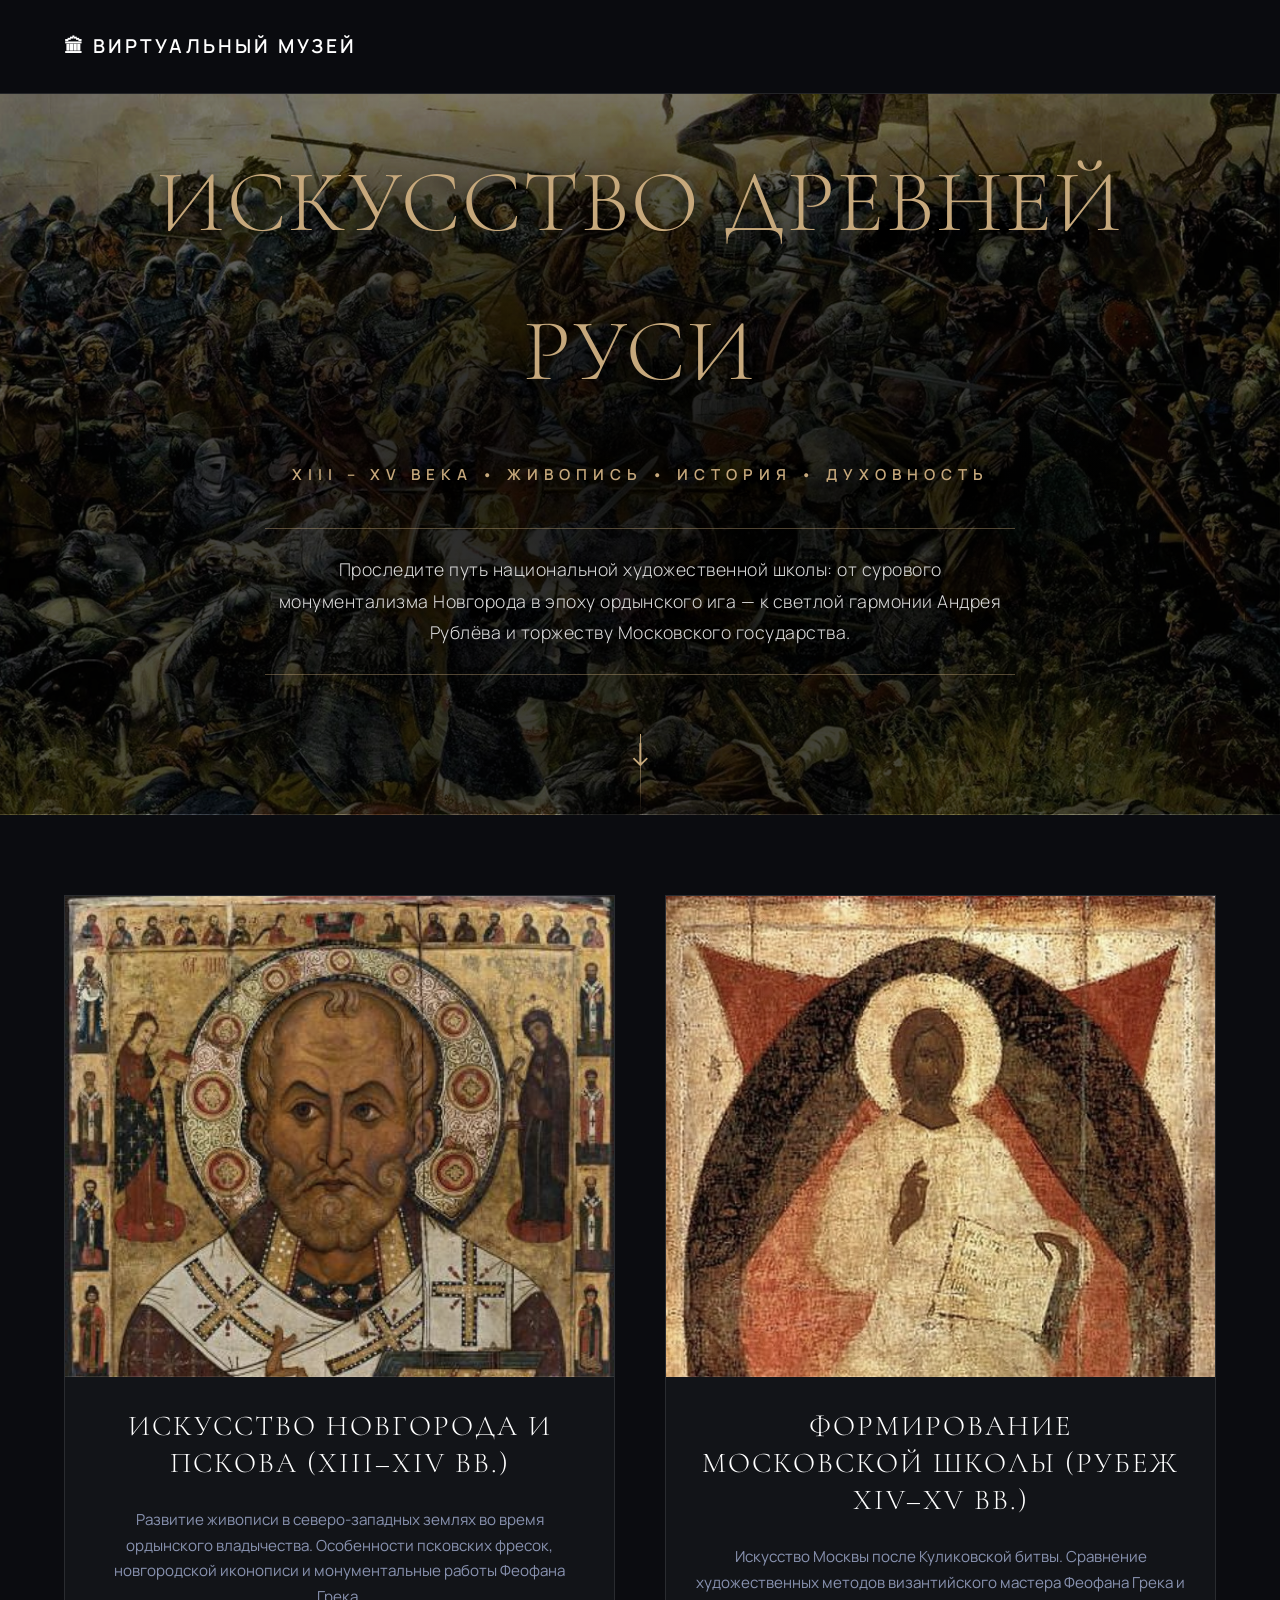
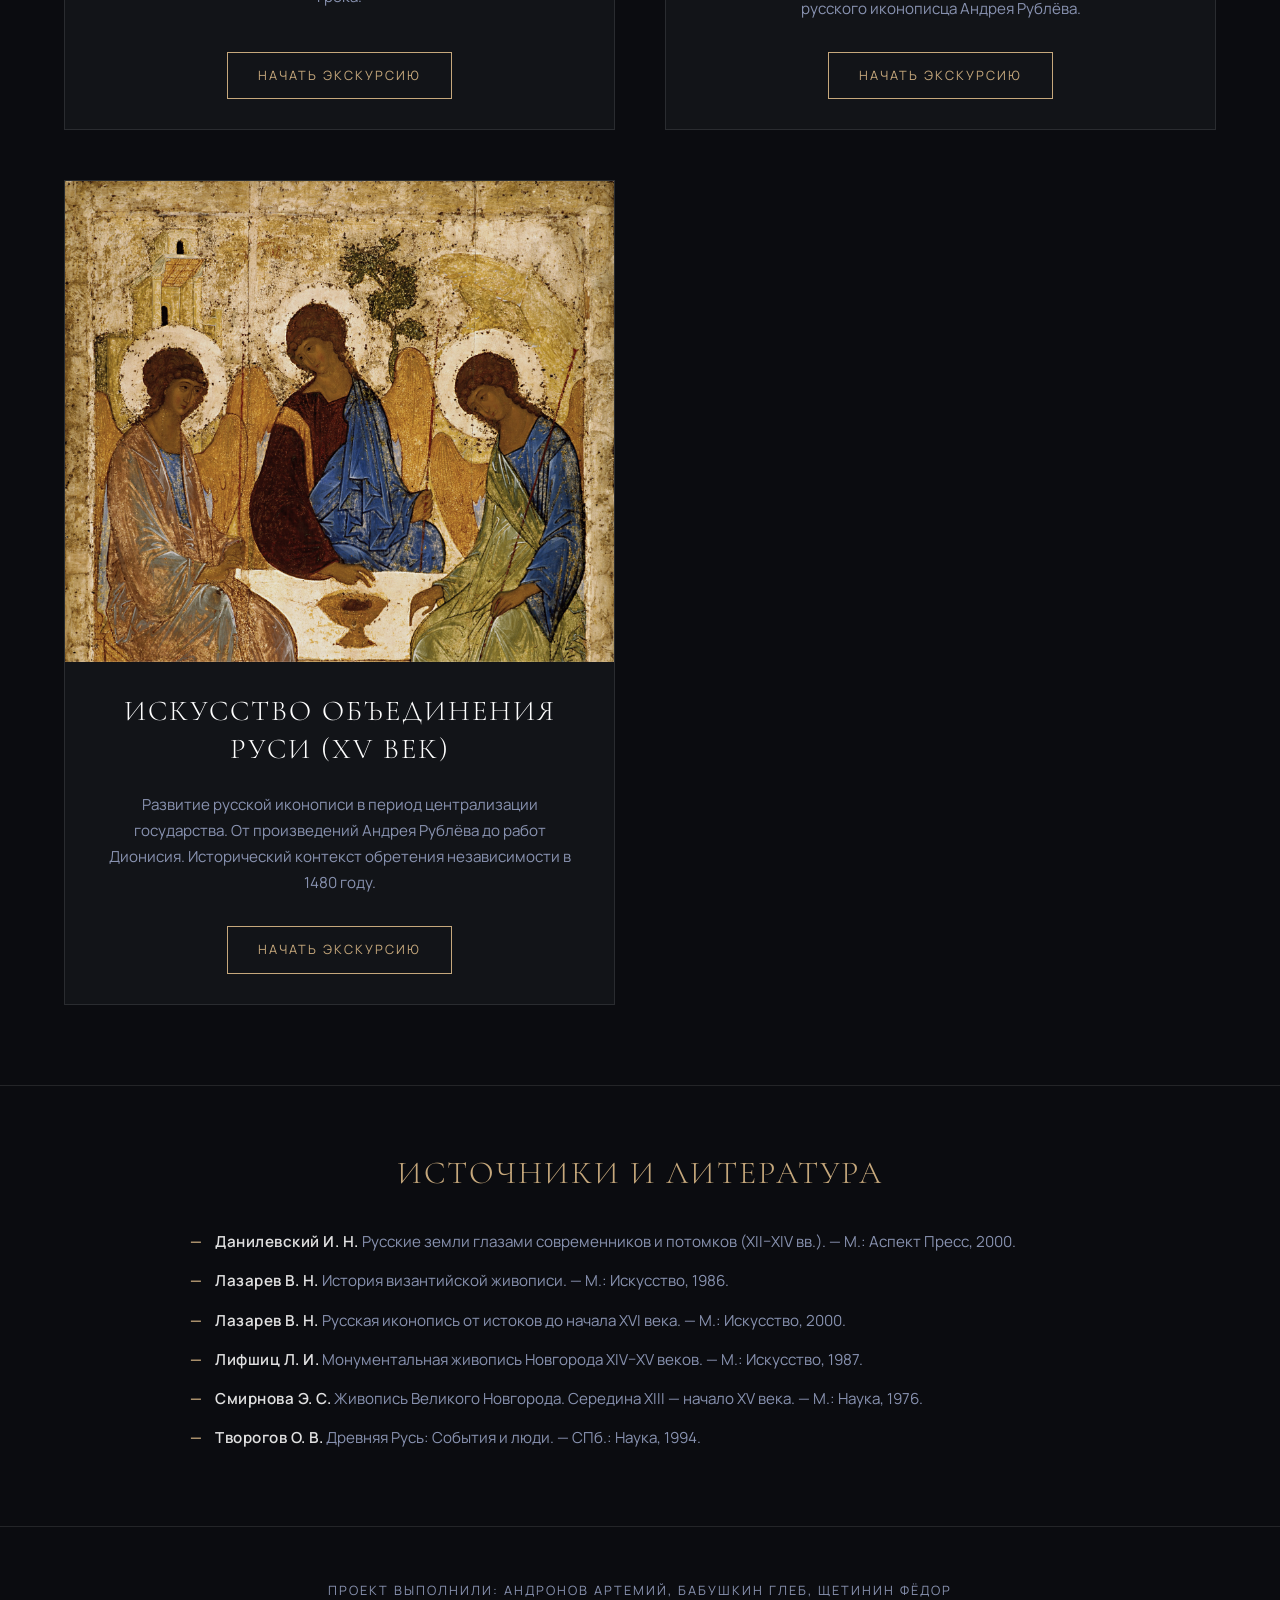
<file: index.html>
<!DOCTYPE html>
<html lang="ru">
<head>
    <meta charset="UTF-8">
    <meta name="viewport" content="width=device-width, initial-scale=1.0">
    <title>Виртуальный музей: Русь XIII-XV вв.</title>
    <link rel="stylesheet" href="style.css">
</head>
<body>

    <header>
        <h1><a href="index.html">🏛 Виртуальный музей</a></h1>
    </header>

    <div class="hero" style="background: linear-gradient(rgba(0,0,0,0.5), rgba(0,0,0,0.7)), url('img/main1.png') no-repeat center center/cover;">
        
        <h1>Искусство Древней Руси</h1>
        <p>XIII – XV ВЕКА • ЖИВОПИСЬ • ИСТОРИЯ • ДУХОВНОСТЬ</p>
        
        <div class="hero-desc">
            Проследите путь национальной художественной школы: от сурового монументализма Новгорода в эпоху ордынского ига — к светлой гармонии Андрея Рублёва и торжеству Московского государства.
        </div>
        
        <a href="#exhibitions" class="scroll-down">↓</a>
        
    </div>

    <section class="exhibitions" id="exhibitions">
        
        <article class="card card-1">
            <div class="card-img"></div> 
            <div class="card-content">
                <h3>Искусство Новгорода и Пскова (XIII–XIV вв.)</h3>
                <p>Развитие живописи в северо-западных землях во время ордынского владычества. Особенности псковских фресок, новгородской иконописи и монументальные работы Феофана Грека.</p>
                <a href="excursion1.html" class="btn">Начать экскурсию</a>
            </div>
        </article>

        <article class="card card-2">
            <div class="card-img"></div> 
            <div class="card-content">
                <h3>Формирование московской школы (рубеж XIV–XV вв.)</h3>
                <p>Искусство Москвы после Куликовской битвы. Сравнение художественных методов византийского мастера Феофана Грека и русского иконописца Андрея Рублёва.</p>
                <a href="excursion2.html" class="btn">Начать экскурсию</a>
            </div>
        </article>
        
        <article class="card card-3">
            <div class="card-img"></div> 
            <div class="card-content">
                <h3>Искусство объединения Руси (XV век)</h3>
                <p>Развитие русской иконописи в период централизации государства. От произведений Андрея Рублёва до работ Дионисия. Исторический контекст обретения независимости в 1480 году.</p>
                <a href="excursion3.html" class="btn">Начать экскурсию</a>
            </div>
        </article>

    </section>

    <section class="sources">
        <div class="sources-container">
            <h2>Источники и литература</h2>
            <ul>
                <li><strong>Данилевский И. Н.</strong> Русские земли глазами современников и потомков (XII–XIV вв.). — М.: Аспект Пресс, 2000.</li>
                <li><strong>Лазарев В. Н.</strong> История византийской живописи. — М.: Искусство, 1986.</li>
                <li><strong>Лазарев В. Н.</strong> Русская иконопись от истоков до начала XVI века. — М.: Искусство, 2000.</li>
                <li><strong>Лифшиц Л. И.</strong> Монументальная живопись Новгорода XIV–XV веков. — М.: Искусство, 1987.</li>
                <li><strong>Смирнова Э. С.</strong> Живопись Великого Новгорода. Середина XIII — начало XV века. — М.: Наука, 1976.</li>
                <li><strong>Творогов О. В.</strong> Древняя Русь: События и люди. — СПб.: Наука, 1994.</li>
            </ul>
        </div>
    </section>

    <footer>
        <p>Проект выполнили: Андронов Артемий, Бабушкин Глеб, Щетинин Фёдор</p>
    </footer>

</body>
</html>
</file>
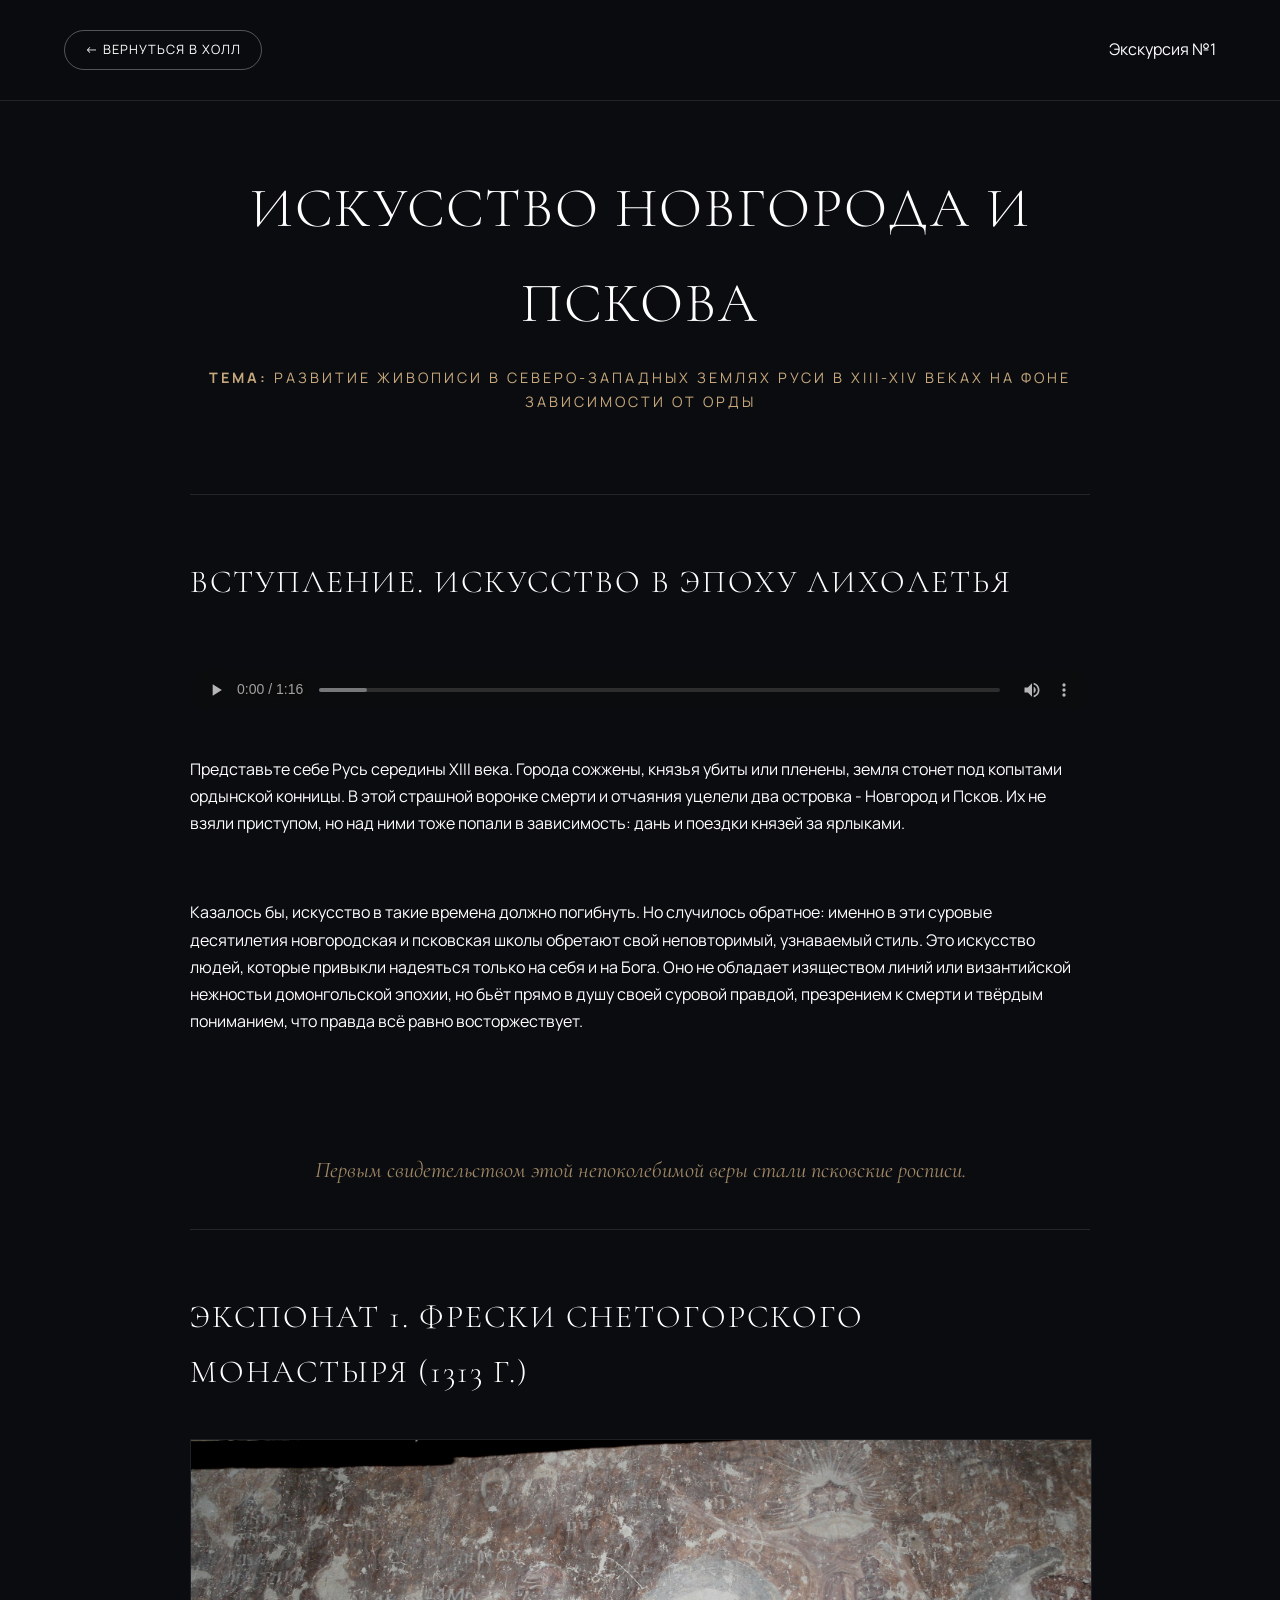
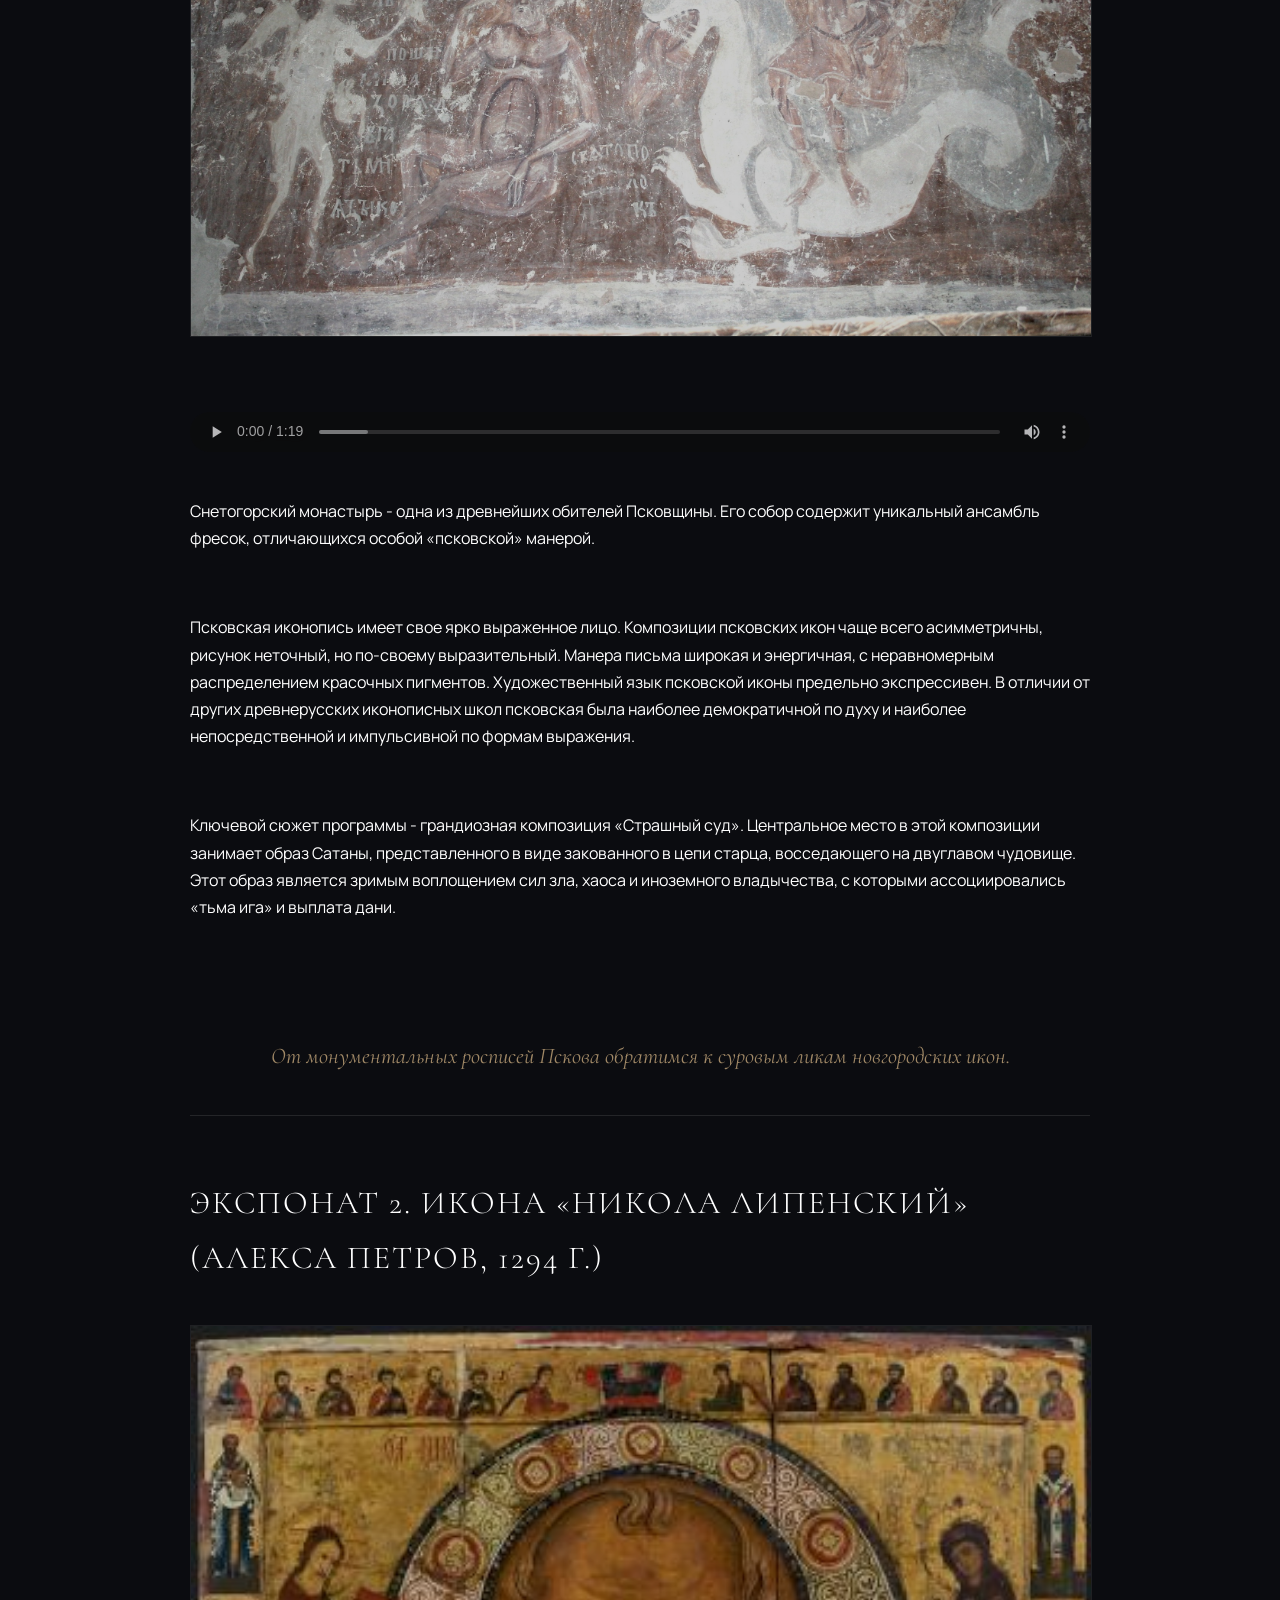
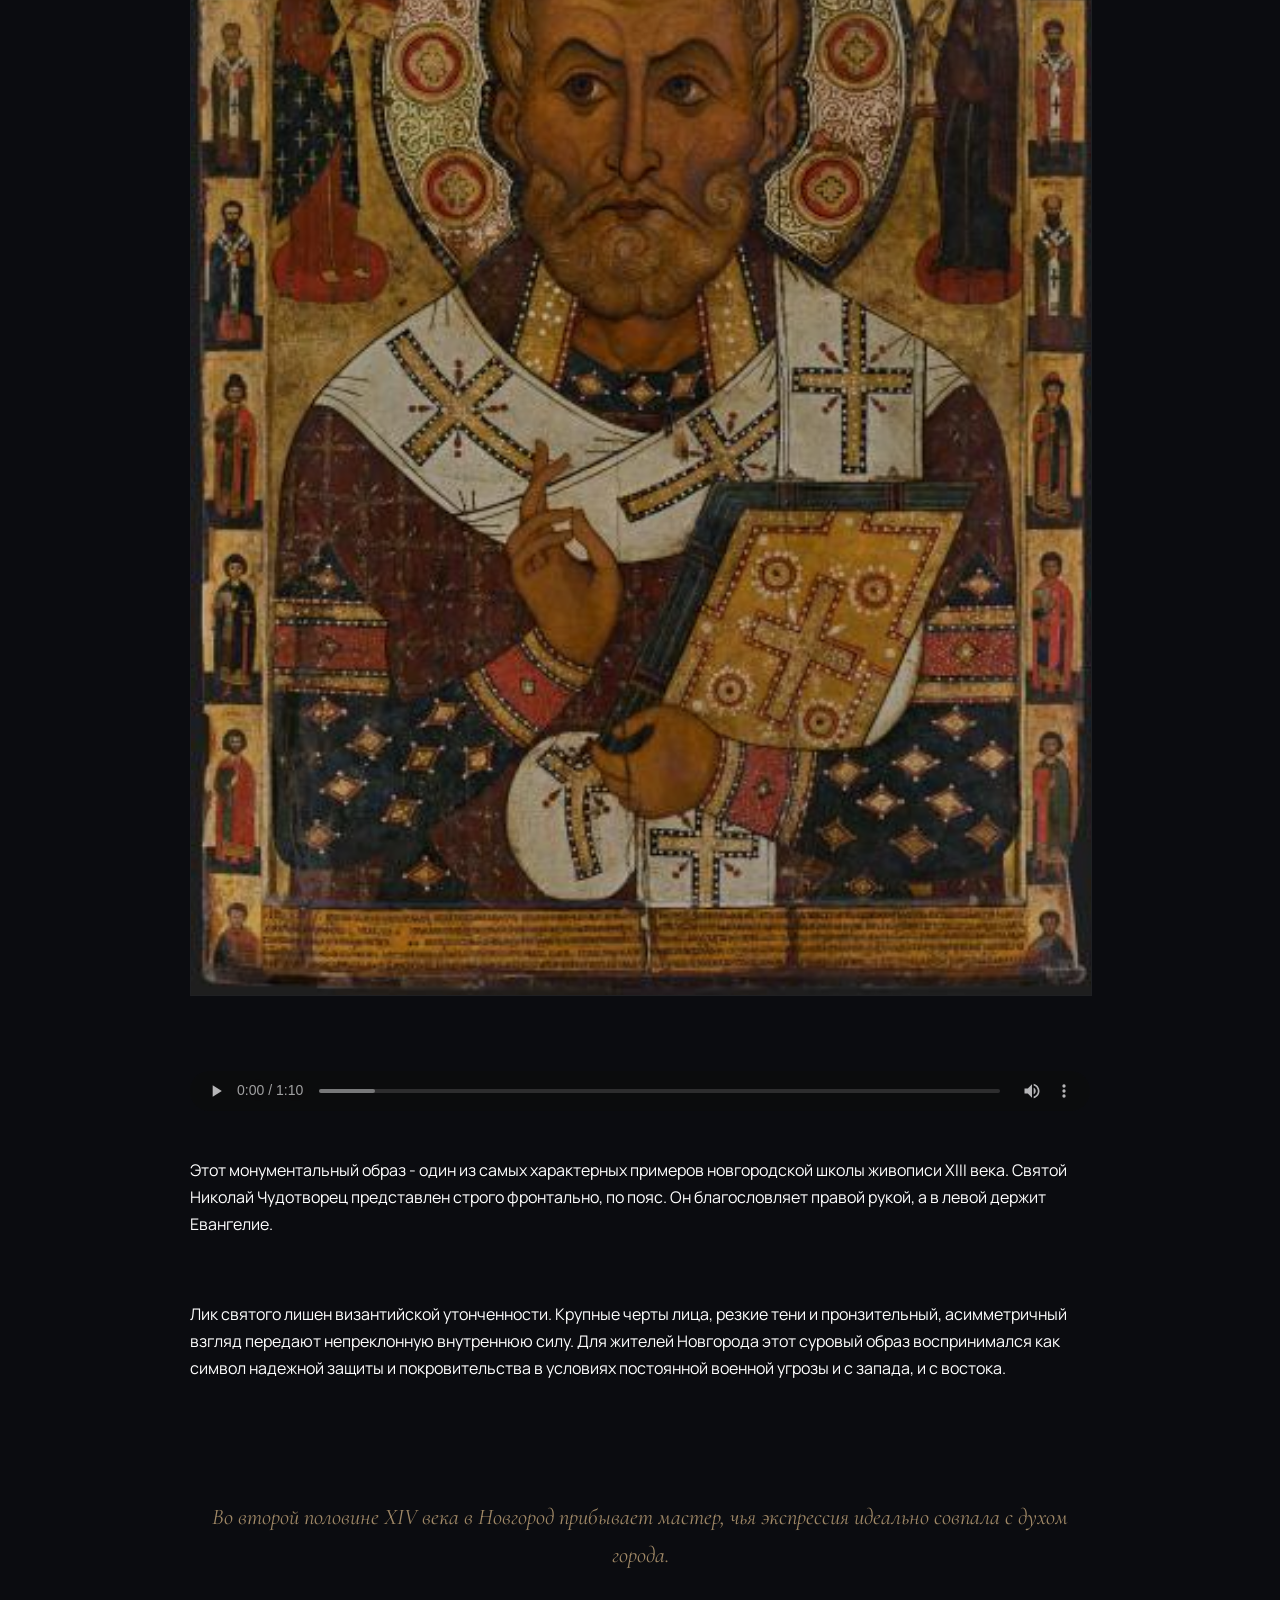
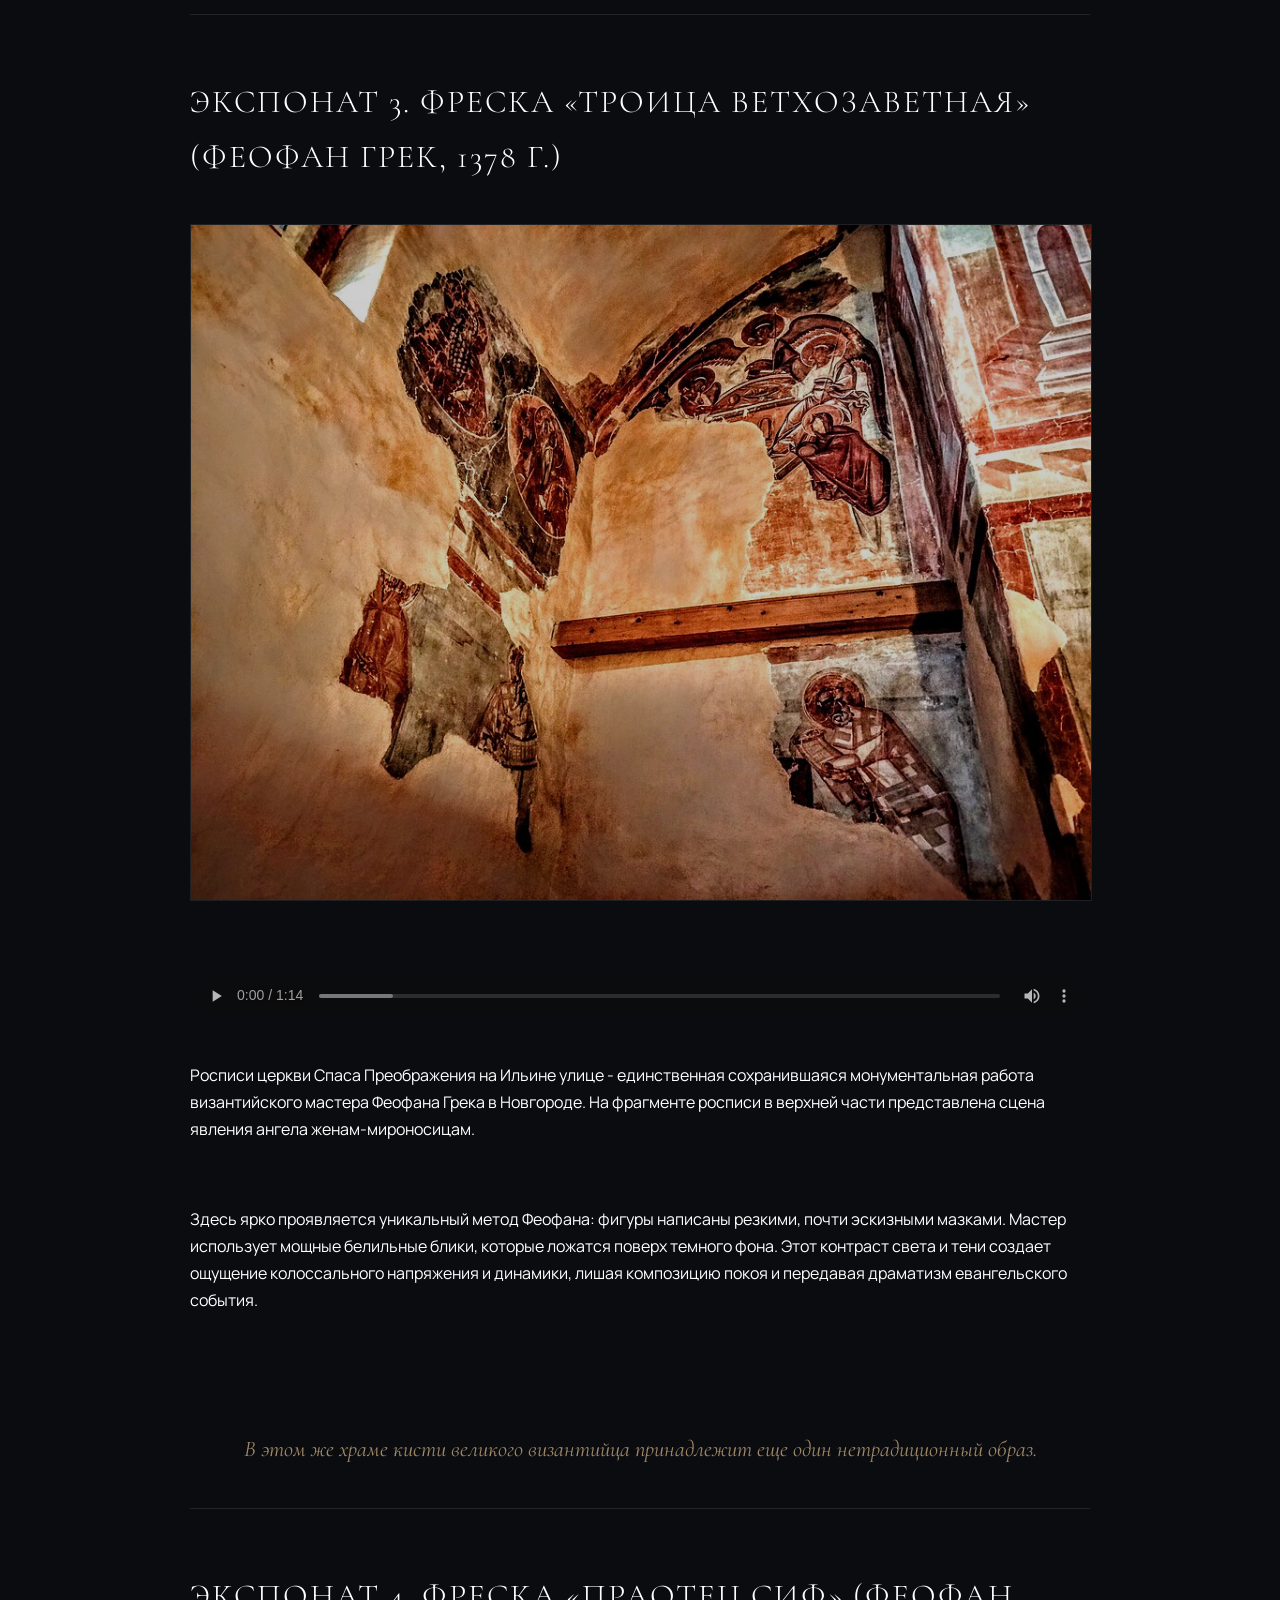
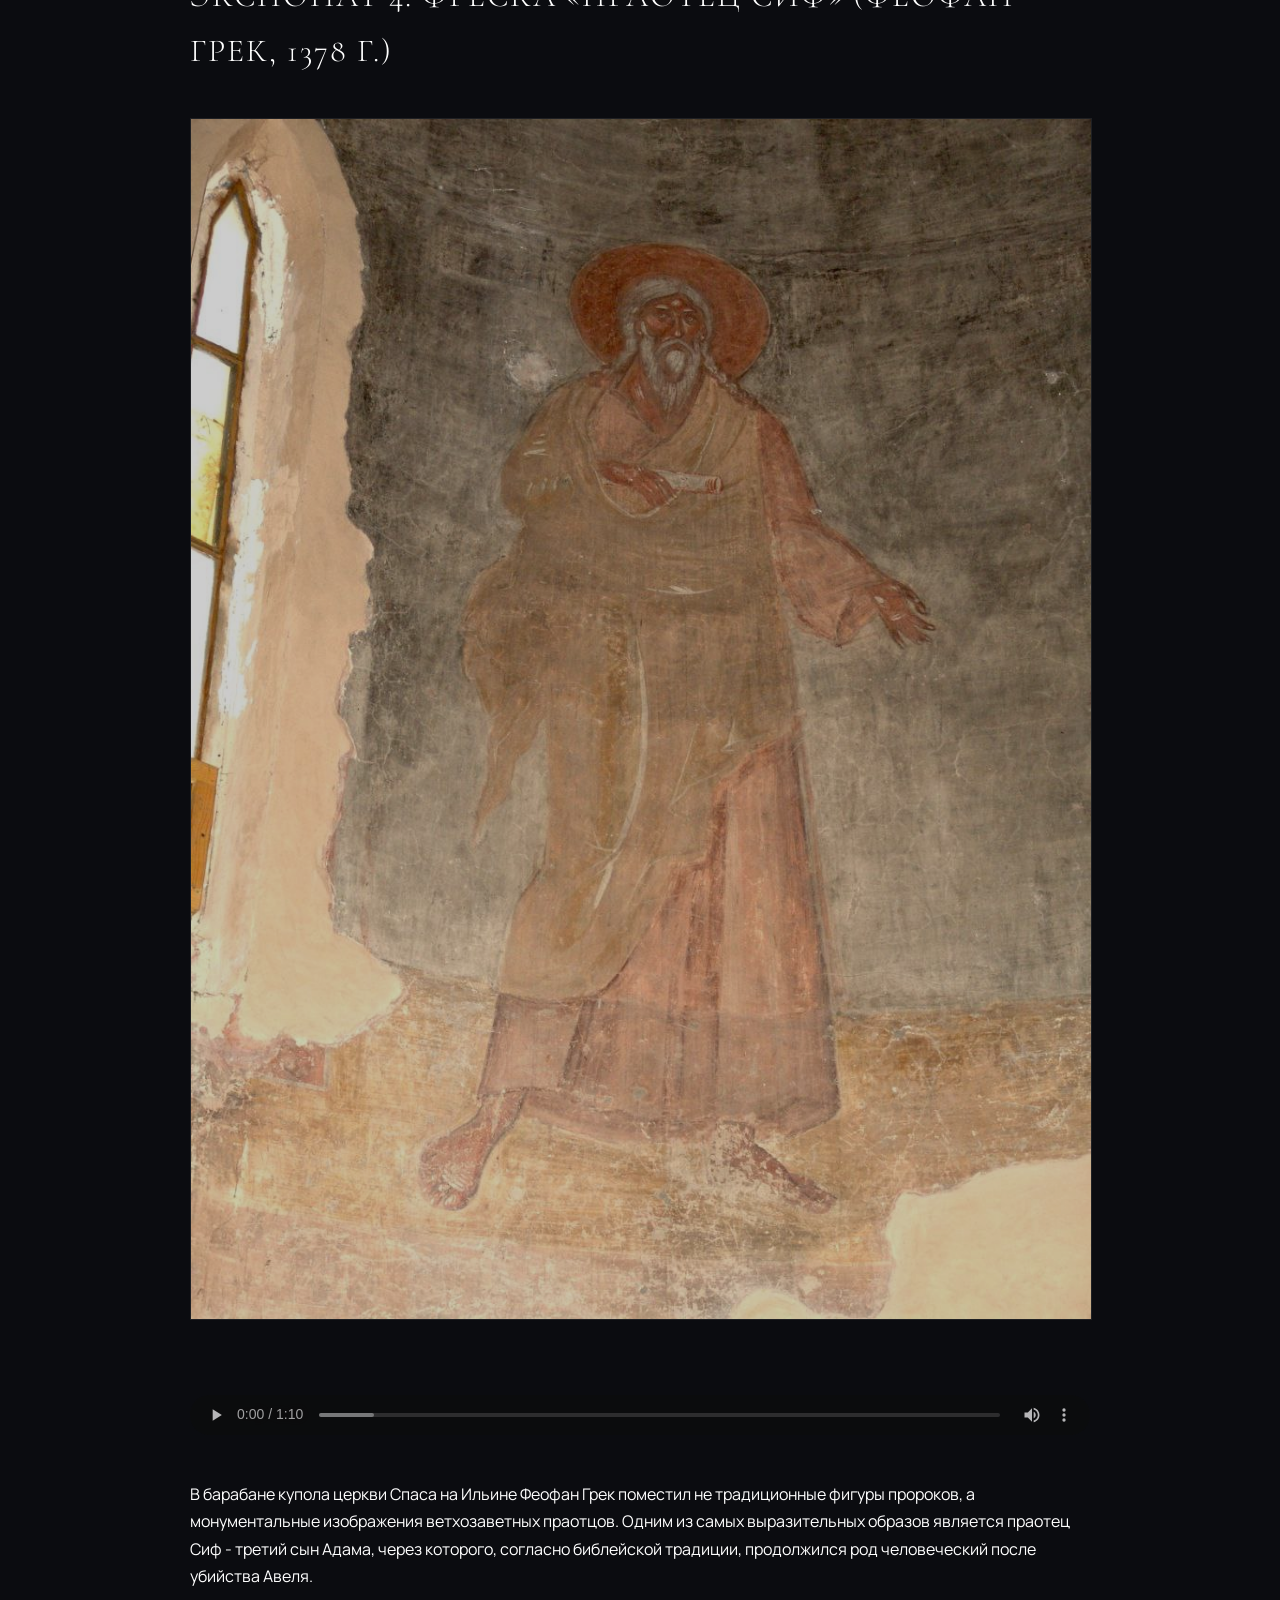
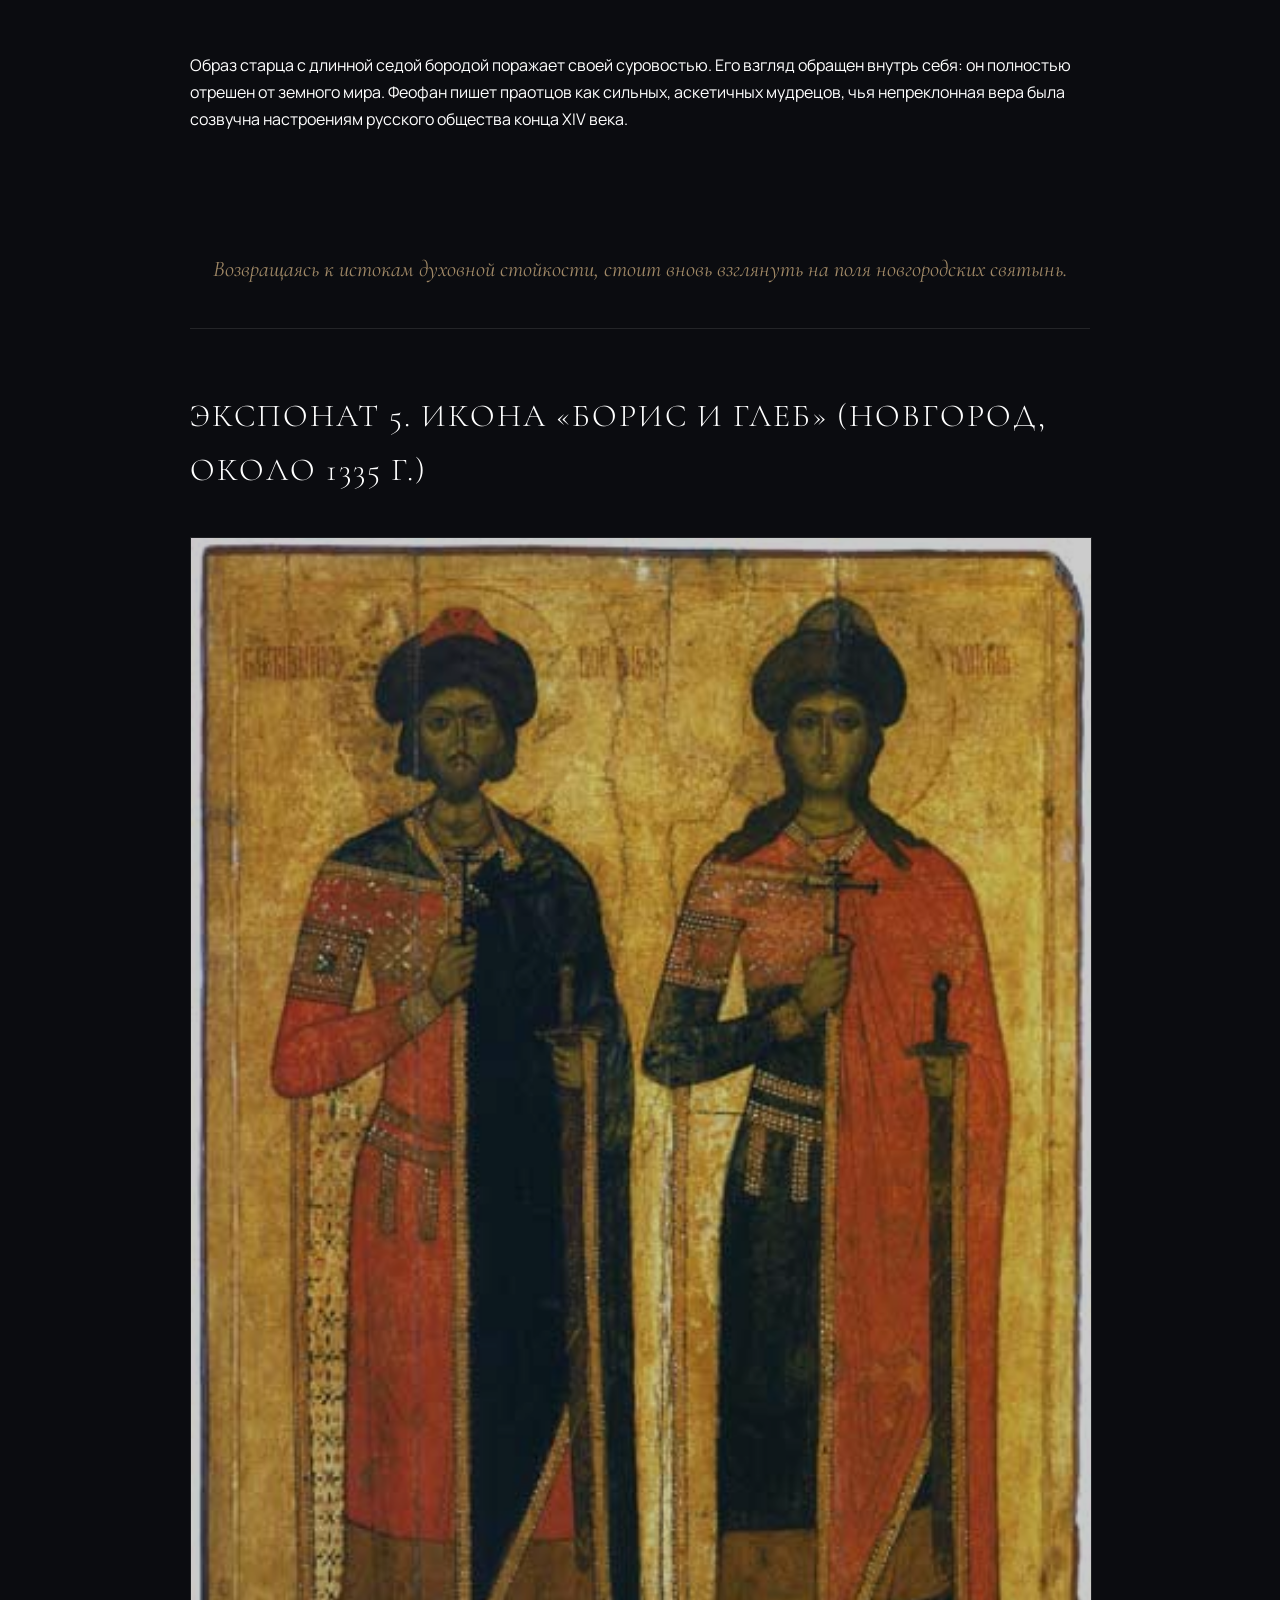
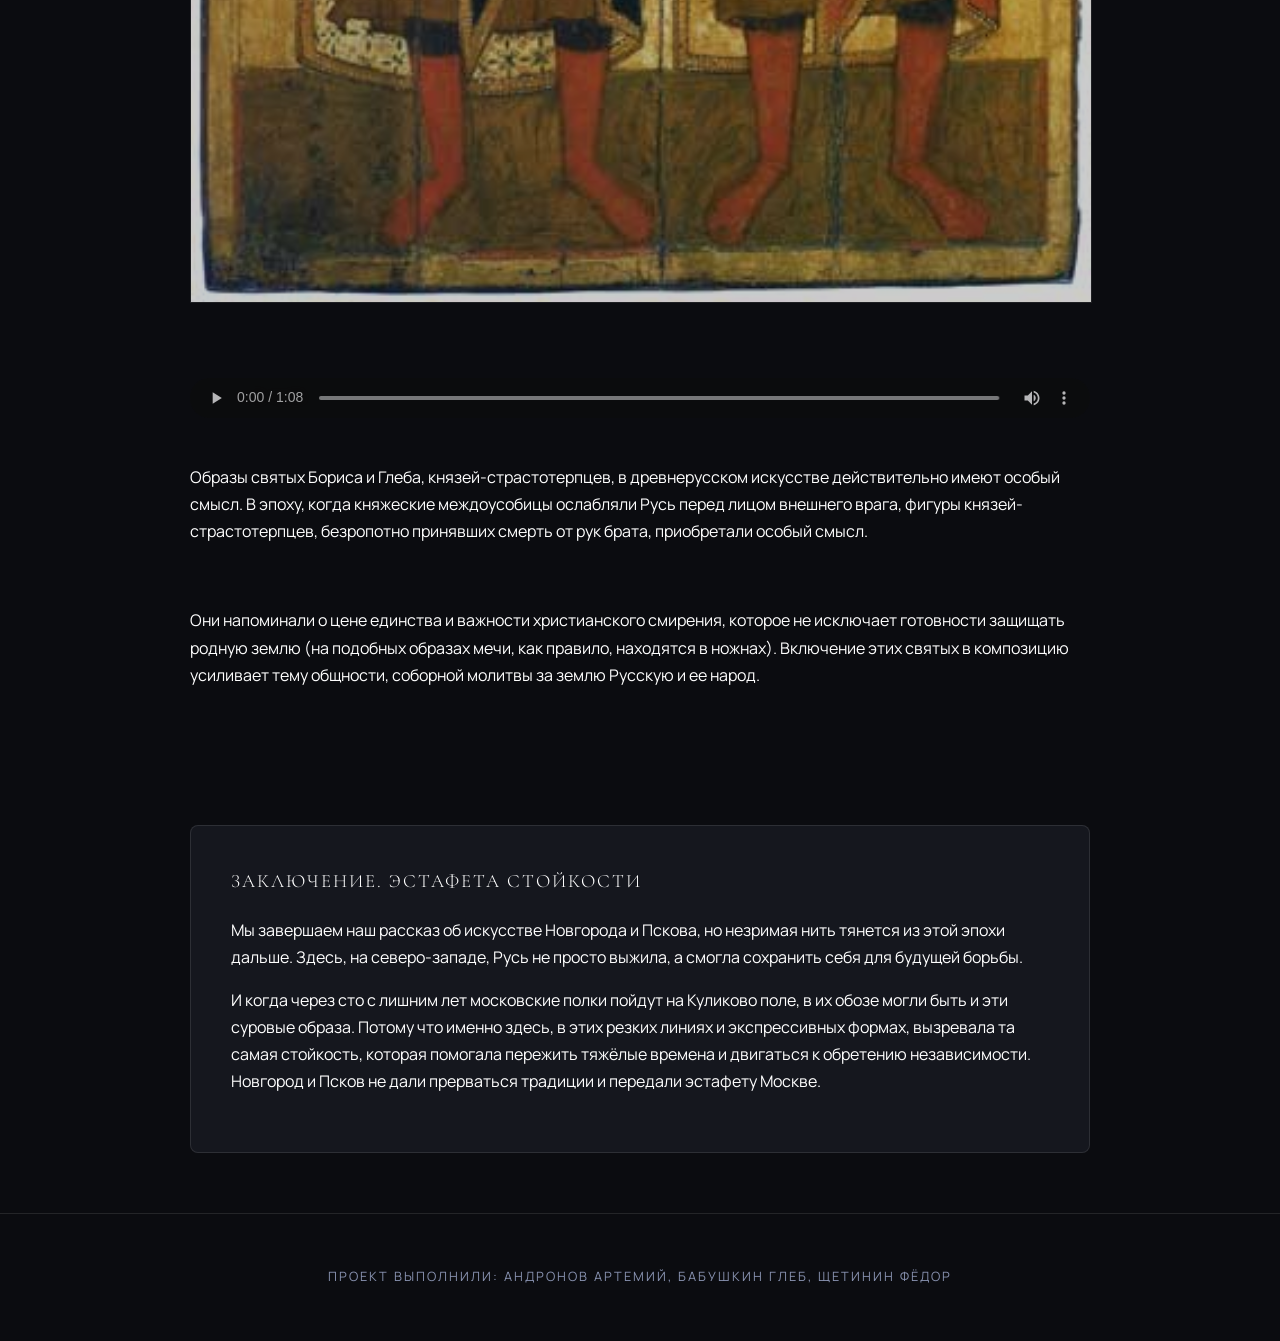
<file: excursion1.html>
<!DOCTYPE html>
<html lang="ru">
<head>
    <meta charset="UTF-8">
    <meta name="viewport" content="width=device-width, initial-scale=1.0">
    <title>Экскурсия: Стойкость и вера</title>
    <link rel="stylesheet" href="style.css">
</head>
<body>

    <header>
        <a href="index.html" class="back-btn">← Вернуться в Холл</a>
        <div>Экскурсия №1</div>
    </header>

    <div class="container">
        
        <div class="excursion-title">
            <h1>Искусство Новгорода и Пскова</h1>
            <p><strong>Тема:</strong> Развитие живописи в северо-западных землях Руси в XIII-XIV веках на фоне зависимости от Орды</p>
        </div>

        <div class="exhibit">
            <h3>Вступление. Искусство в эпоху лихолетья</h3>
            <audio controls>
                <source src="audio/11.mp3" type="audio/mpeg">
                Ваш браузер не поддерживает аудио.
            </audio>
            <p>Представьте себе Русь середины XIII века. Города сожжены, князья убиты или пленены, земля стонет под копытами ордынской конницы. В этой страшной воронке смерти и отчаяния уцелели два островка - Новгород и Псков. Их не взяли приступом, но над ними тоже попали в зависимость: дань и поездки князей за ярлыками.</p>
            <p>Казалось бы, искусство в такие времена должно погибнуть. Но случилось обратное: именно в эти суровые десятилетия новгородская и псковская школы обретают свой неповторимый, узнаваемый стиль. Это искусство людей, которые привыкли надеяться только на себя и на Бога. Оно не обладает изяществом линий или византийской нежностьи домонгольской эпохии, но бьёт прямо в душу своей суровой правдой, презрением к смерти и твёрдым пониманием, что правда всё равно восторжествует.</p>
        </div>

        <div class="transition">
            Первым свидетельством этой непоколебимой веры стали псковские росписи.
        </div>

        <div class="exhibit">
            <h3>Экспонат 1. Фрески Снетогорского монастыря (1313 г.)</h3>
            <img src="img/snetogorsky.jpg" alt="Фрески Снетогорского монастыря">
            <audio controls>
                <source src="audio/12.mp3" type="audio/mpeg">
            </audio>
            <p>Снетогорский монастырь - одна из древнейших обителей Псковщины. Его собор содержит уникальный ансамбль фресок, отличающихся особой «псковской» манерой.</p>
            <p>Псковская иконопись имеет свое ярко выраженное лицо. Композиции псковских икон чаще всего асимметричны, рисунок неточный, но по-своему выразительный. Манера письма широкая и энергичная, с неравномерным распределением красочных пигментов. Художественный язык псковской иконы предельно экспрессивен. В отличии от других древнерусских иконописных школ псковская была наиболее демократичной по духу и наиболее непосредственной и импульсивной по формам выражения.</p>
            <p>Ключевой сюжет программы - грандиозная композиция «Страшный суд». Центральное место в этой композиции занимает образ Сатаны, представленного в виде закованного в цепи старца, восседающего на двуглавом чудовище. Этот образ является зримым воплощением сил зла, хаоса и иноземного владычества, с которыми ассоциировались «тьма ига» и выплата дани.</p>
        </div>

        <div class="transition">
            От монументальных росписей Пскова обратимся к суровым ликам новгородских икон.
        </div>

        <div class="exhibit">
            <h3>Экспонат 2. Икона «Никола Липенский» (Алекса Петров, 1294 г.)</h3>
            <img src="img/nikola.jpg" alt="Икона Никола Старый">
            <audio controls>
                <source src="audio/13.mp3" type="audio/mpeg">
            </audio>
            <p>Этот монументальный образ - один из самых характерных примеров новгородской школы живописи XIII века. Святой Николай Чудотворец представлен строго фронтально, по пояс. Он благословляет правой рукой, а в левой держит Евангелие.</p>
            <p>Лик святого лишен византийской утонченности. Крупные черты лица, резкие тени и пронзительный, асимметричный взгляд передают непреклонную внутреннюю силу. Для жителей Новгорода этот суровый образ воспринимался как символ надежной защиты и покровительства в условиях постоянной военной угрозы и с запада, и с востока.</p>
        </div>

        <div class="transition">
            Во второй половине XIV века в Новгород прибывает мастер, чья экспрессия идеально совпала с духом города.
        </div>

        <div class="exhibit">
            <h3>Экспонат 3. Фреска «Троица Ветхозаветная» (Феофан Грек, 1378 г.)</h3>
            <img src="img/slepoi.jpg" alt="Фрески церкви Спаса на Ильине">
            <audio controls>
                <source src="audio/14.mp3" type="audio/mpeg">
            </audio>
            <p>Росписи церкви Спаса Преображения на Ильине улице - единственная сохранившаяся монументальная работа византийского мастера Феофана Грека в Новгороде. На фрагменте росписи в верхней части представлена сцена явления ангела женам-мироносицам.</p>
            <p>Здесь ярко проявляется уникальный метод Феофана: фигуры написаны резкими, почти эскизными мазками. Мастер использует мощные белильные блики, которые ложатся поверх темного фона. Этот контраст света и тени создает ощущение колоссального напряжения и динамики, лишая композицию покоя и передавая драматизм евангельского события.</p>
        </div>

        <div class="transition">
            В этом же храме кисти великого византийца принадлежит еще один нетрадиционный образ.
        </div>

        <div class="exhibit">
            <h3>Экспонат 4. Фреска «Праотец Сиф» (Феофан Грек, 1378 г.)</h3>
            <img src="img/sif.jpg" alt="Фреска Праотец Сиф">
            <audio controls>
                <source src="audio/15.mp3" type="audio/mpeg">
            </audio>
            <p>В барабане купола церкви Спаса на Ильине Феофан Грек поместил не традиционные фигуры пророков, а монументальные изображения ветхозаветных праотцов. Одним из самых выразительных образов является праотец Сиф - третий сын Адама, через которого, согласно библейской традиции, продолжился род человеческий после убийства Авеля.</p>
            <p>Образ старца с длинной седой бородой поражает своей суровостью. Его взгляд обращен внутрь себя: он полностью отрешен от земного мира. Феофан пишет праотцов как сильных, аскетичных мудрецов, чья непреклонная вера была созвучна настроениям русского общества конца XIV века.</p>
        </div>

        <div class="transition">
            Возвращаясь к истокам духовной стойкости, стоит вновь взглянуть на поля новгородских святынь.
        </div>

        <div class="exhibit">
            <h3>Экспонат 5. Икона «Борис и Глеб» (Новгород, около 1335 г.)</h3>
            <img src="img/boris_gleb.jpg" alt="Святые Борис и Глеб">
            <audio controls>
                <source src="audio/16.mp3" type="audio/mpeg">
            </audio>
            <p>Образы святых Бориса и Глеба, князей-страстотерпцев, в древнерусском искусстве действительно имеют особый смысл. В эпоху, когда княжеские междоусобицы ослабляли Русь перед лицом внешнего врага, фигуры князей-страстотерпцев, безропотно принявших смерть от рук брата, приобретали особый смысл.</p>
            <p>Они напоминали о цене единства и важности христианского смирения, которое не исключает готовности защищать родную землю (на подобных образах мечи, как правило, находятся в ножнах). Включение этих святых в композицию усиливает тему общности, соборной молитвы за землю Русскую и ее народ.</p>
        </div>

        <div class="interactive">
            <h3>Заключение. Эстафета стойкости</h3>
            <p>Мы завершаем наш рассказ об искусстве Новгорода и Пскова, но незримая нить тянется из этой эпохи дальше. Здесь, на северо-западе, Русь не просто выжила, а смогла сохранить себя для будущей борьбы.</p>
            <p>И когда через сто с лишним лет московские полки пойдут на Куликово поле, в их обозе могли быть и эти суровые образа. Потому что именно здесь, в этих резких линиях и экспрессивных формах, вызревала та самая стойкость, которая помогала пережить тяжёлые времена и двигаться к обретению независимости. Новгород и Псков не дали прерваться традиции и передали эстафету Москве.</p>
        </div>

    </div>

    <footer>
        <p>Проект выполнили: Андронов Артемий, Бабушкин Глеб, Щетинин Фёдор</p>
    </footer>

</body>
</html>
</file>
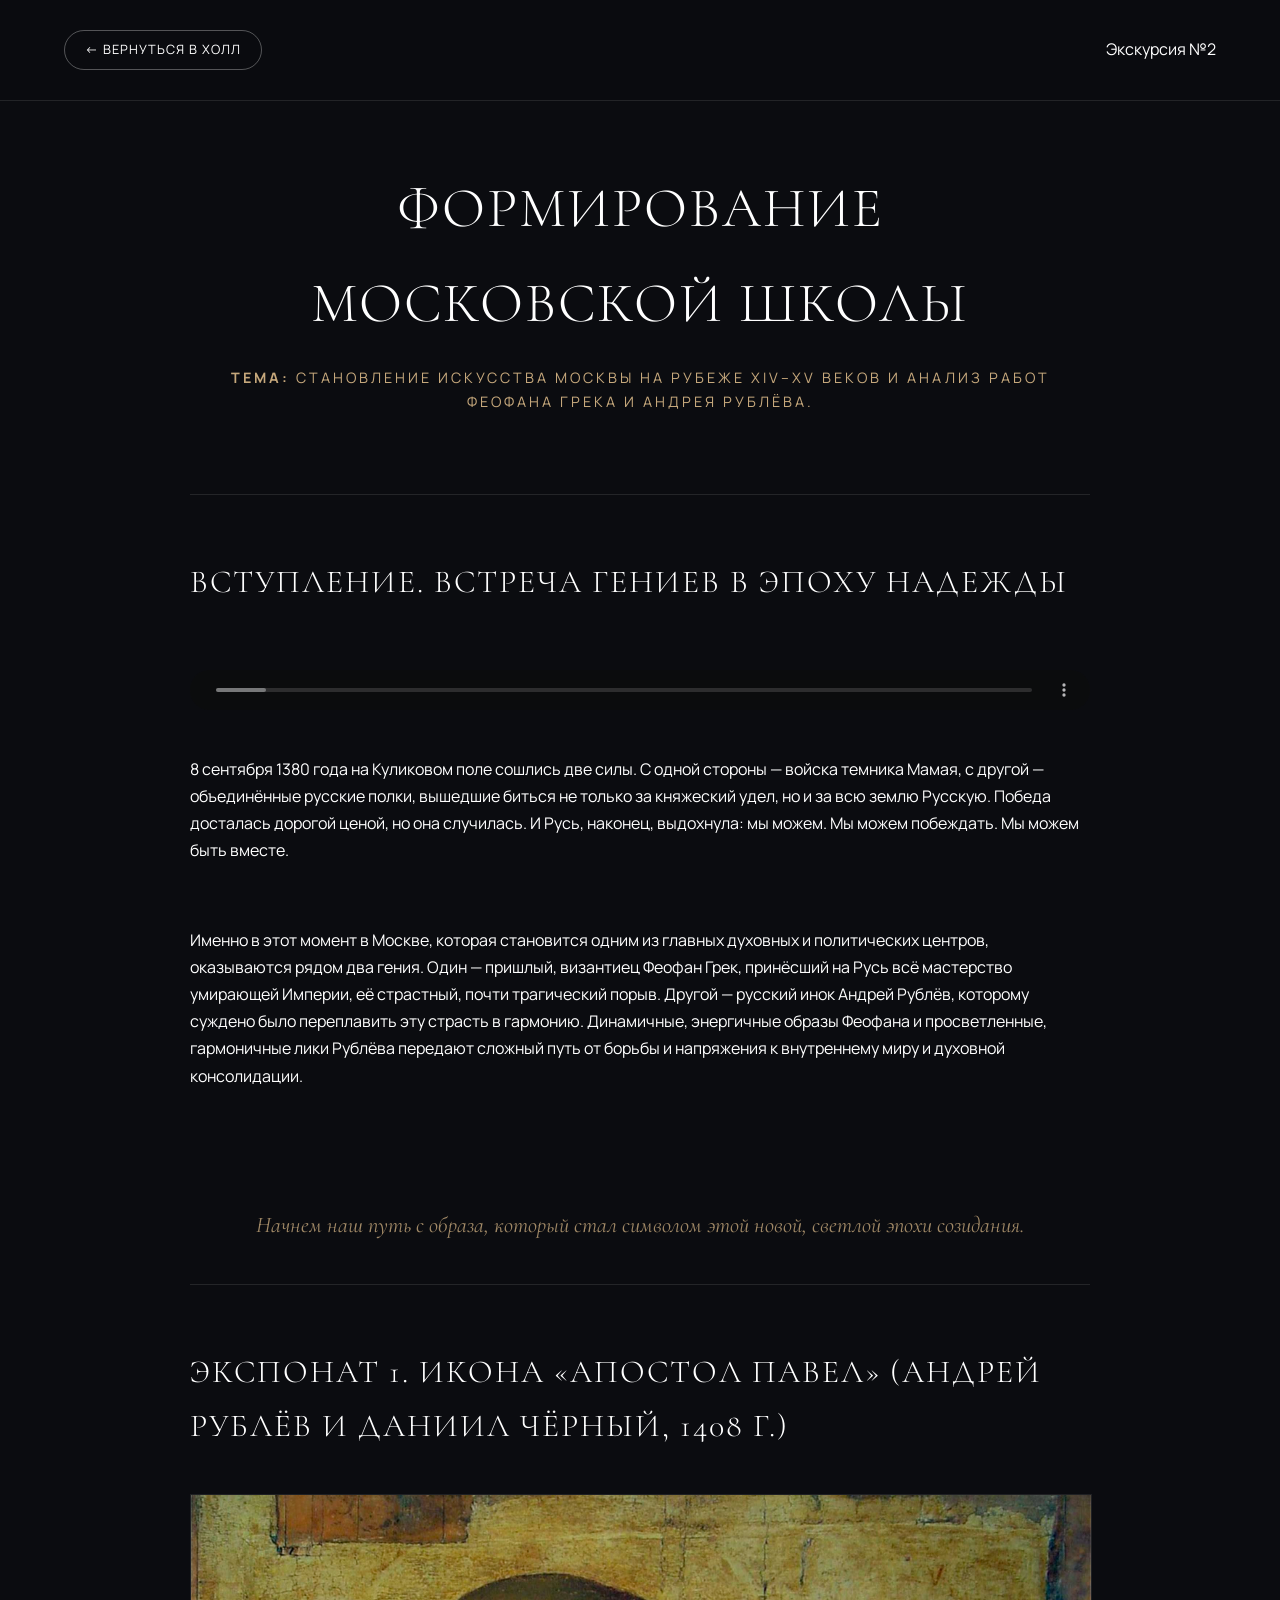
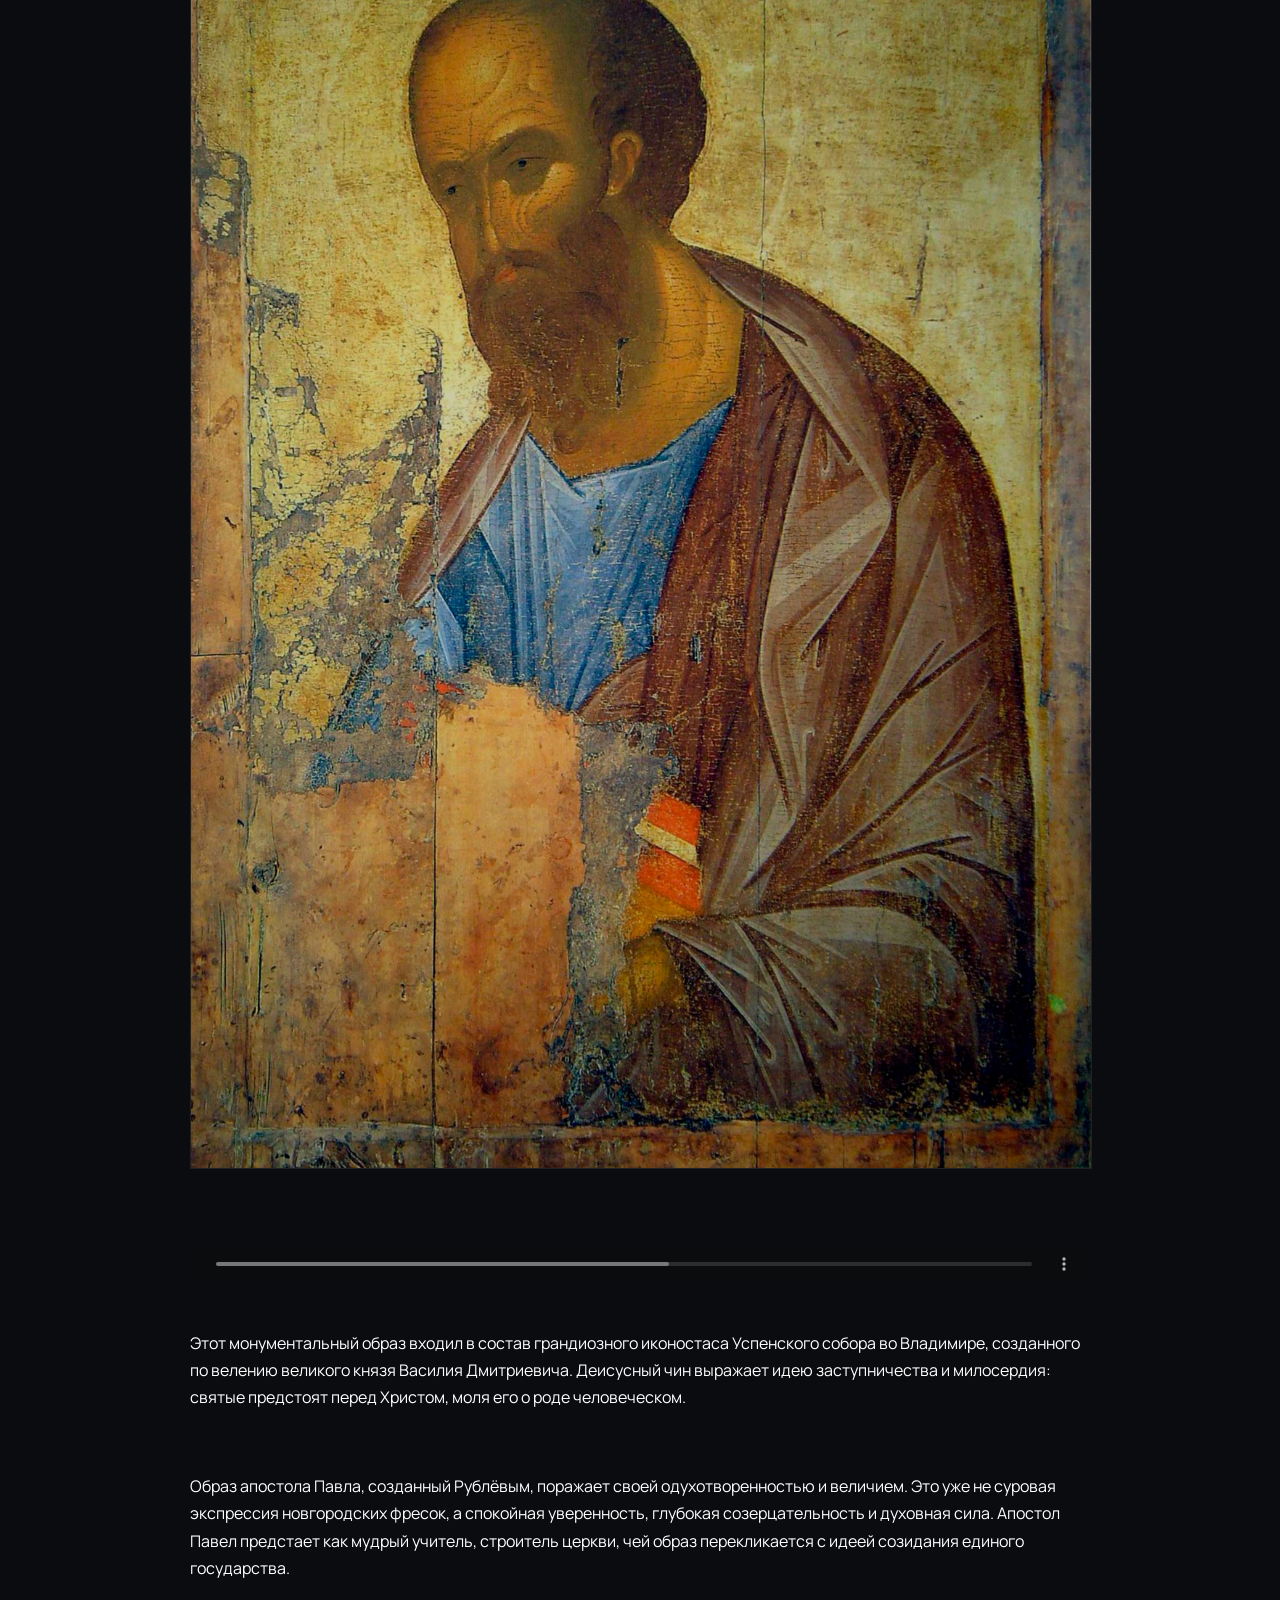
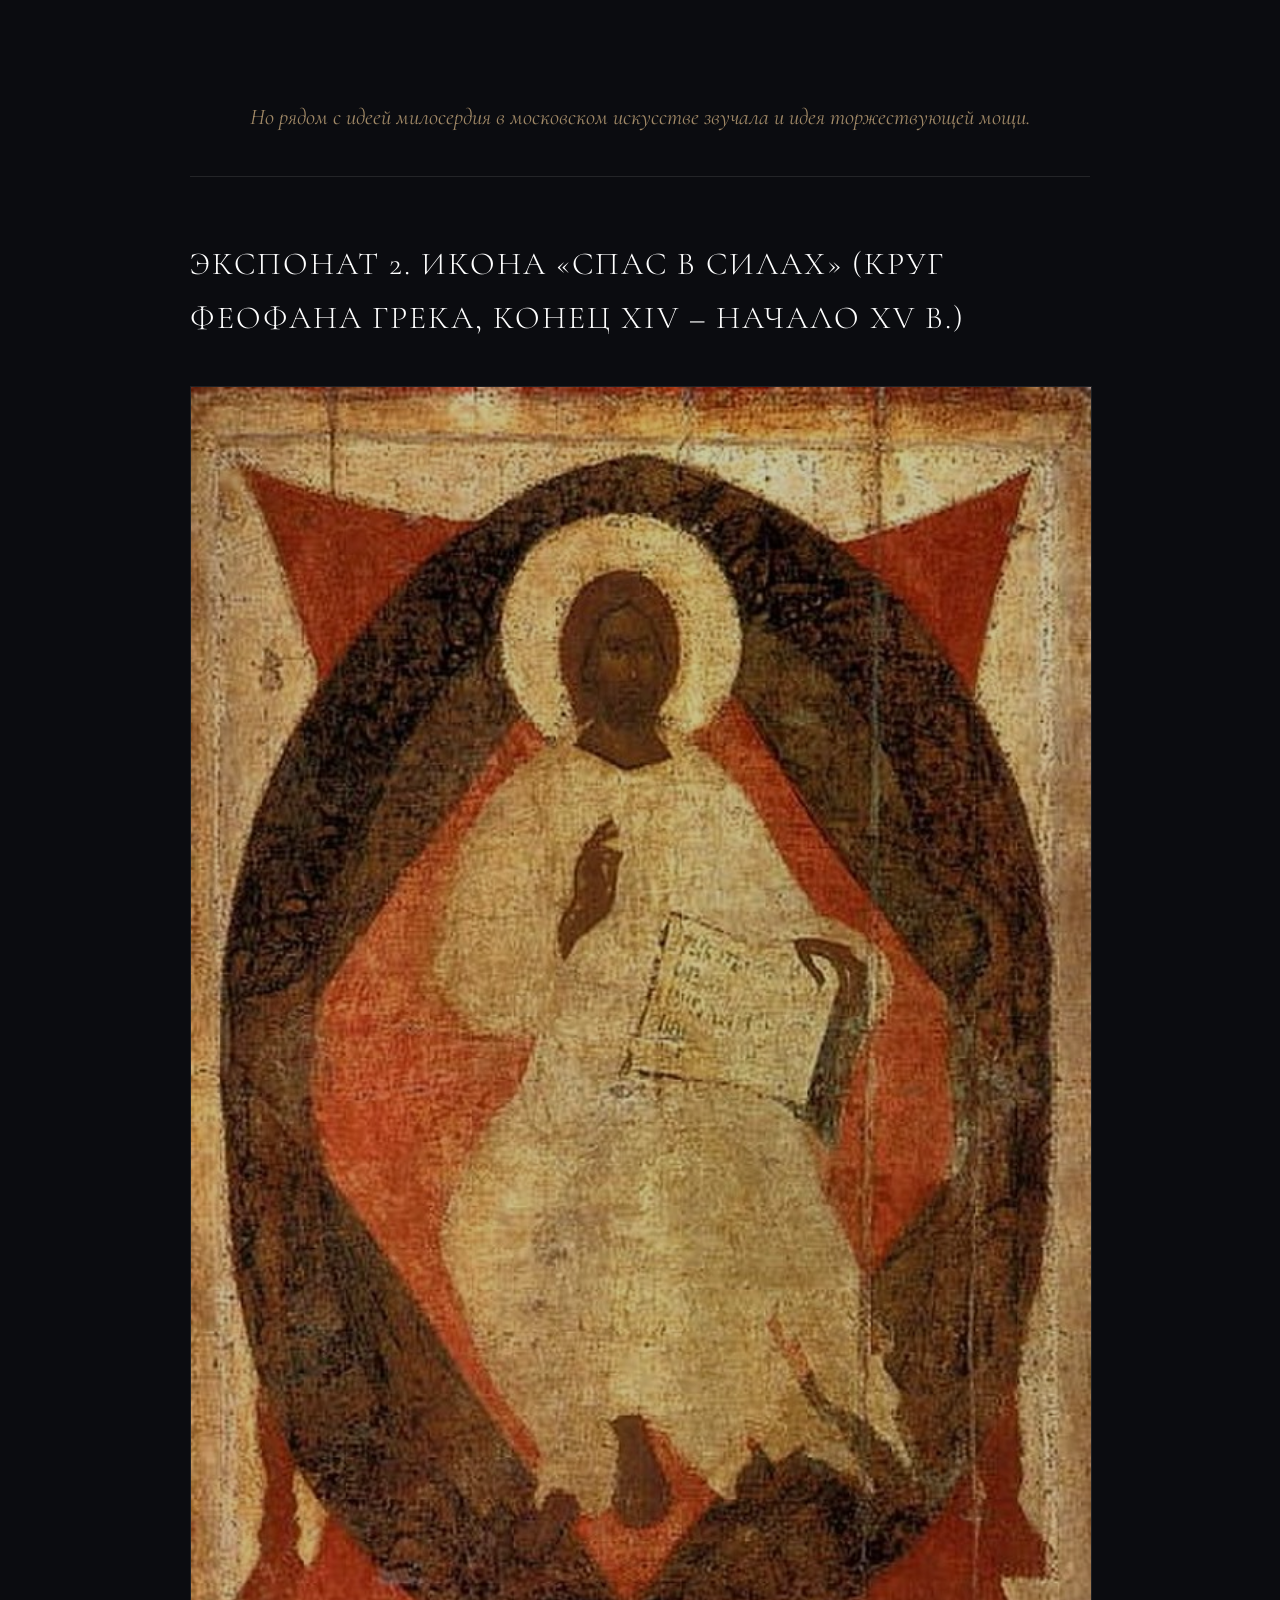
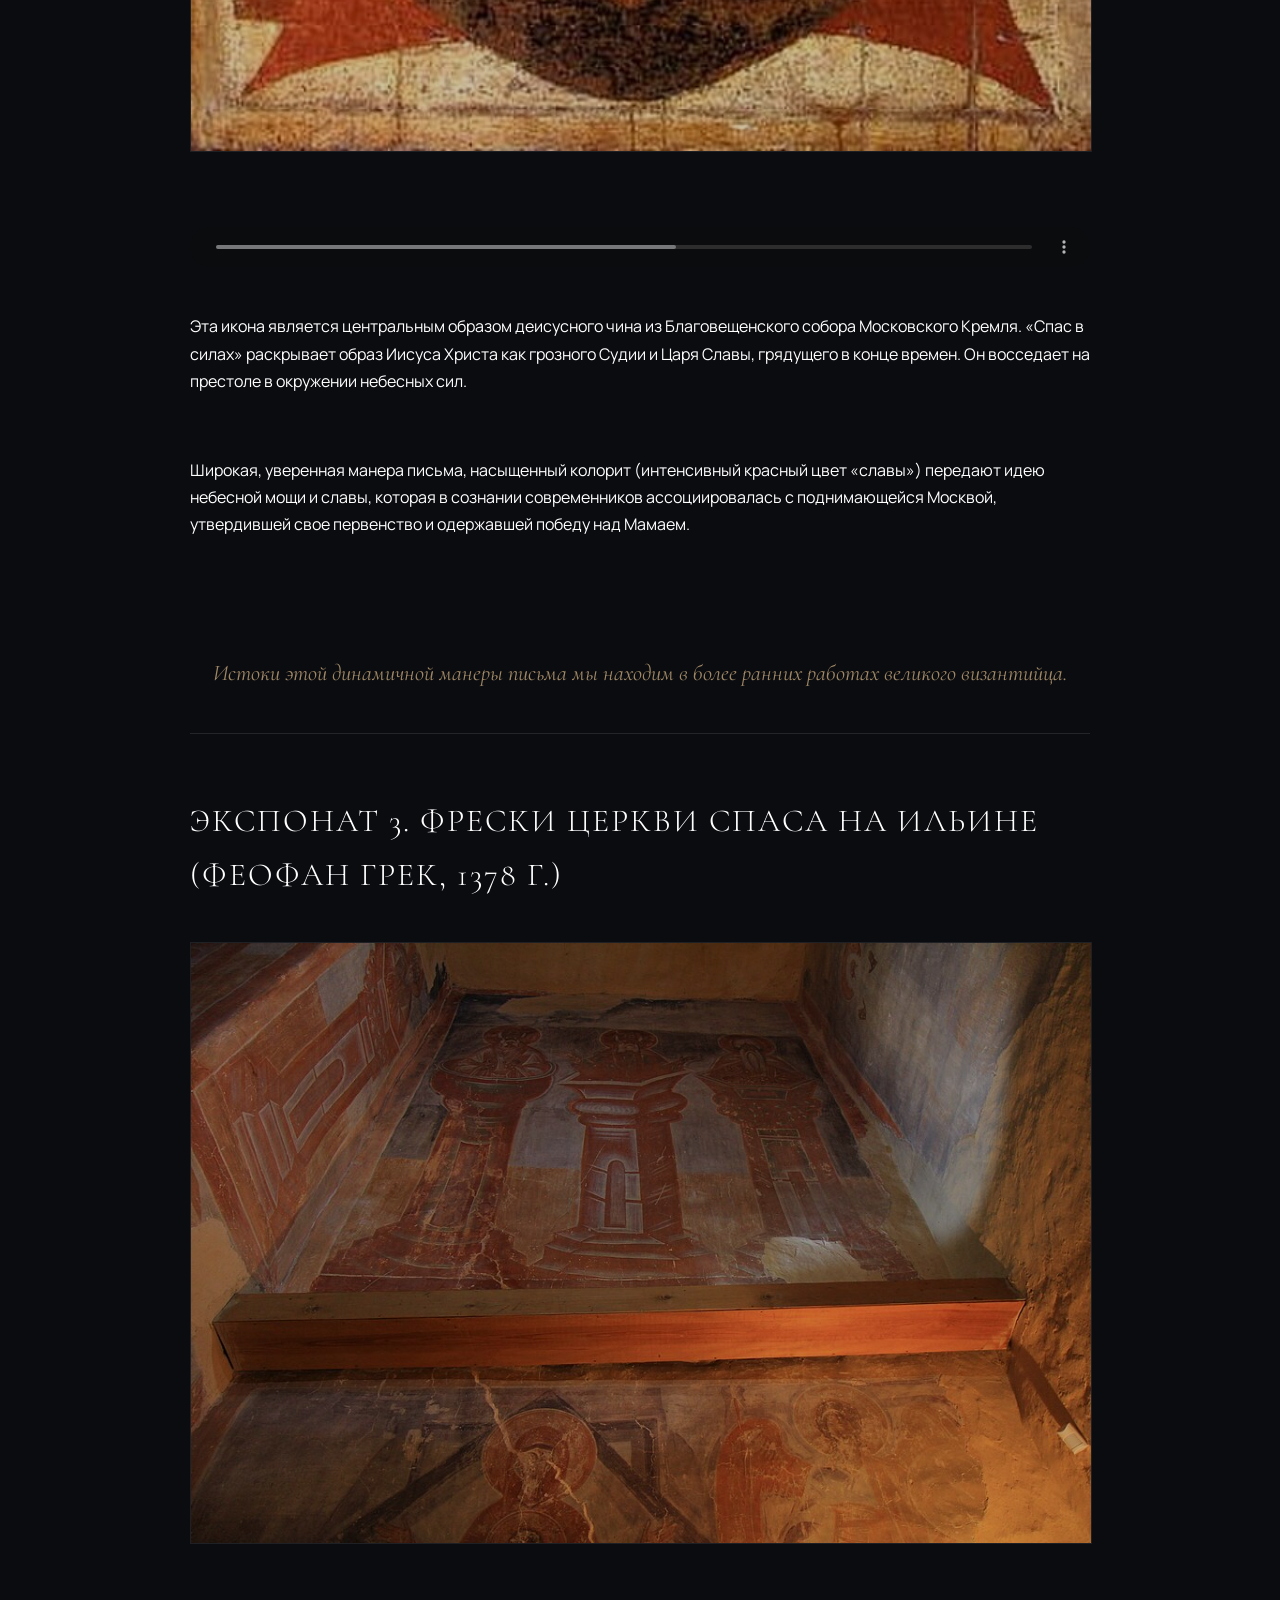
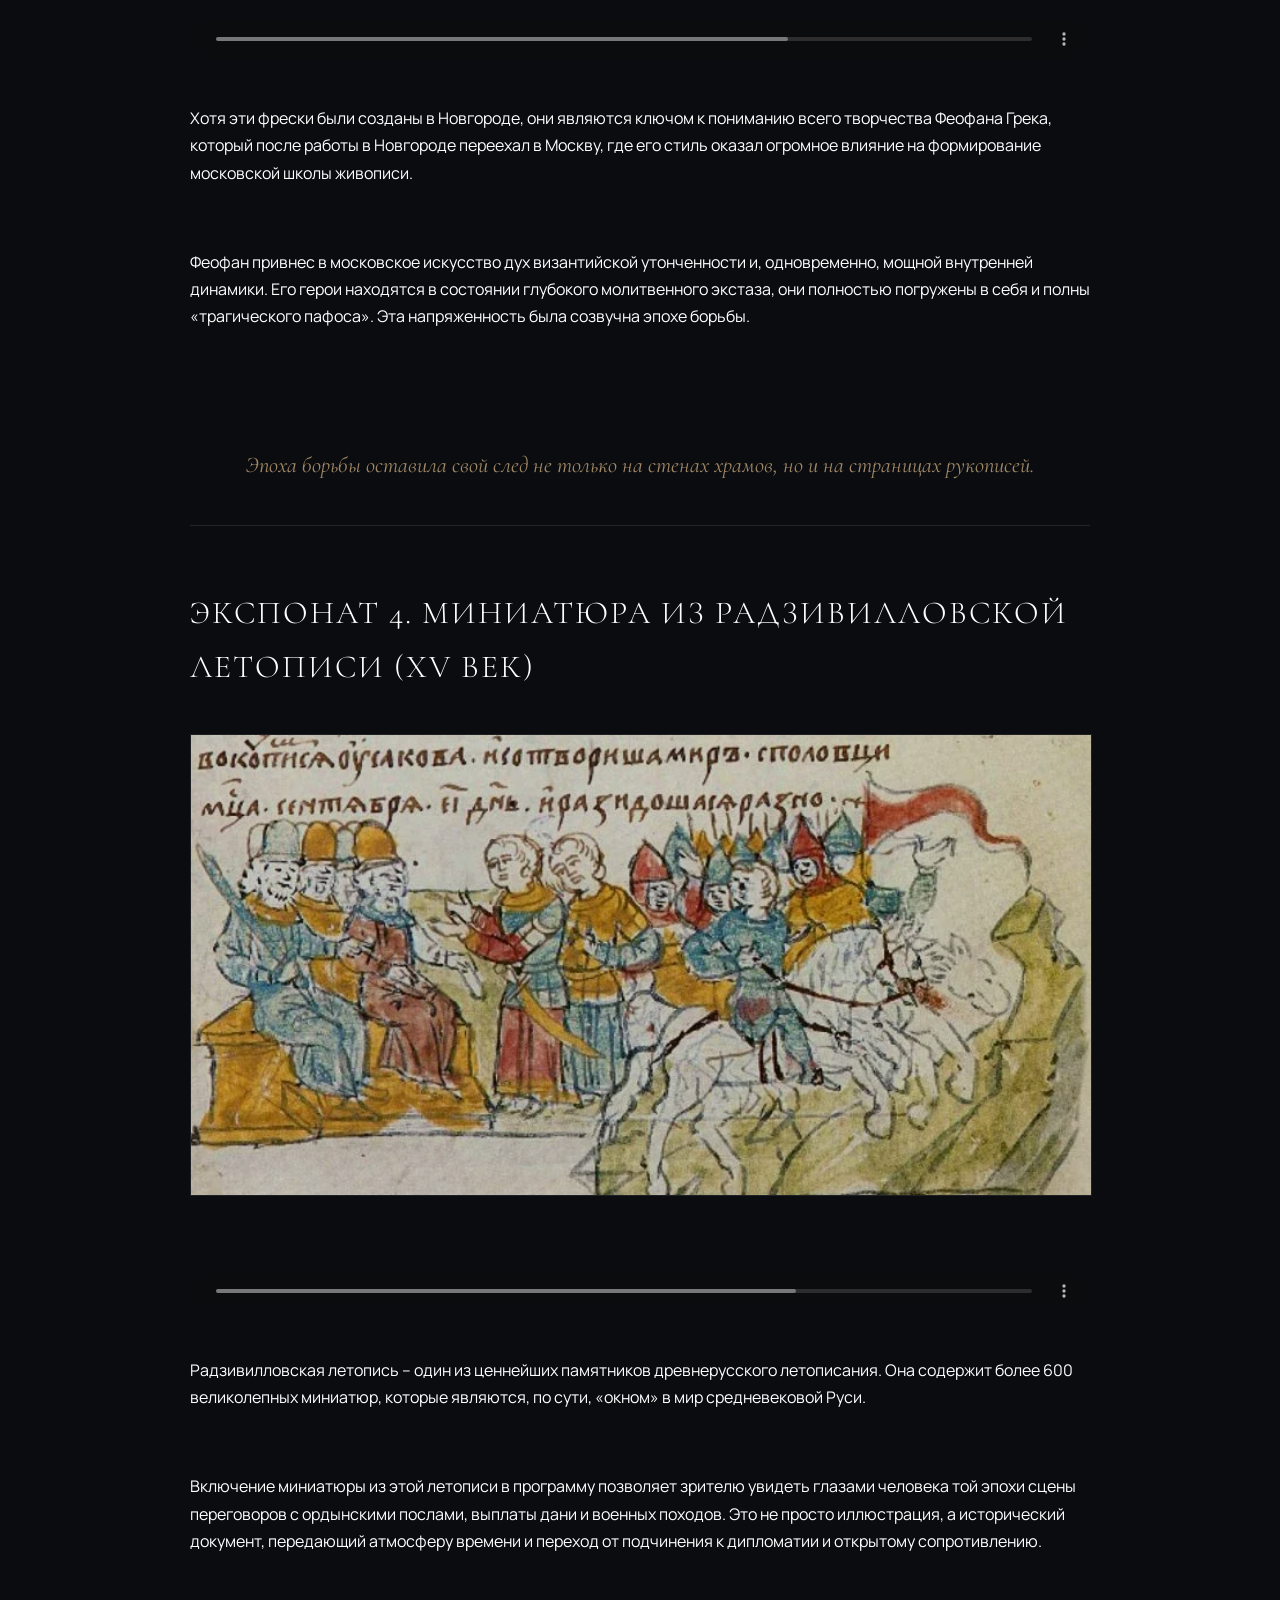
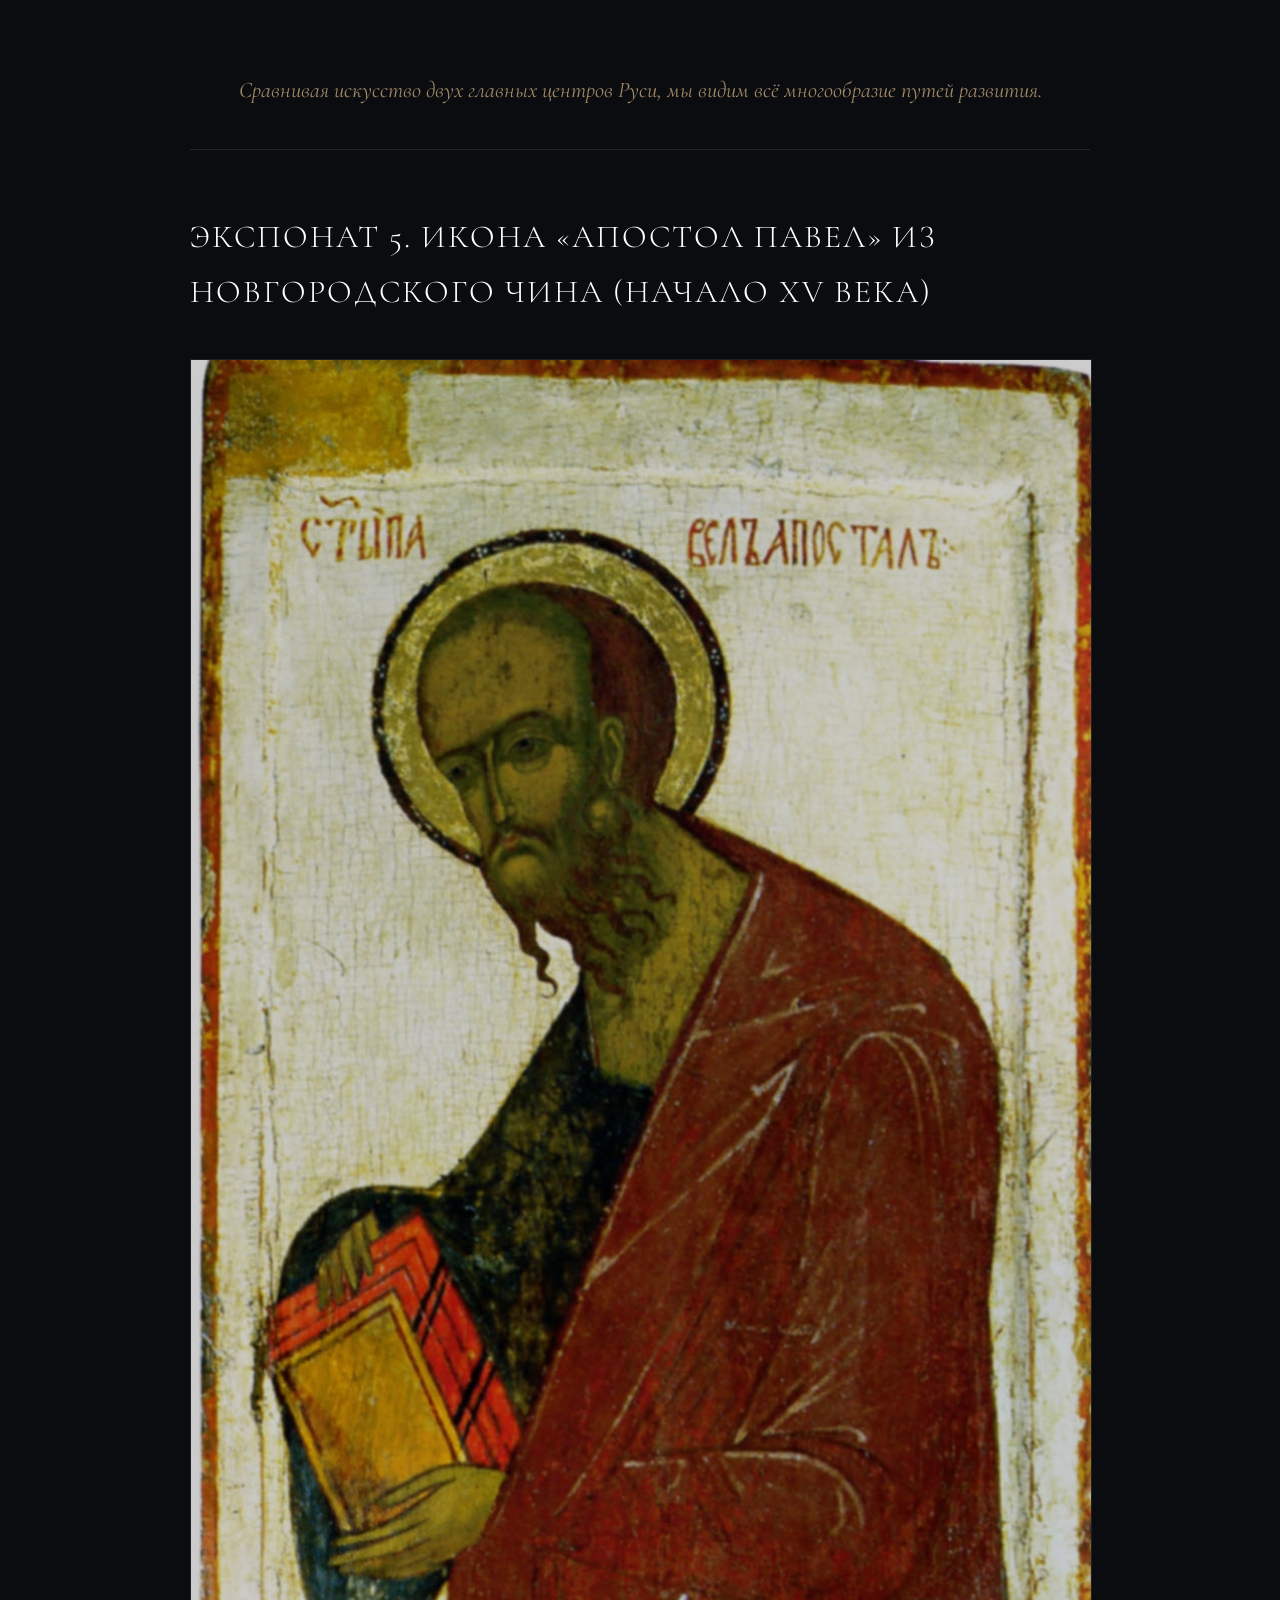
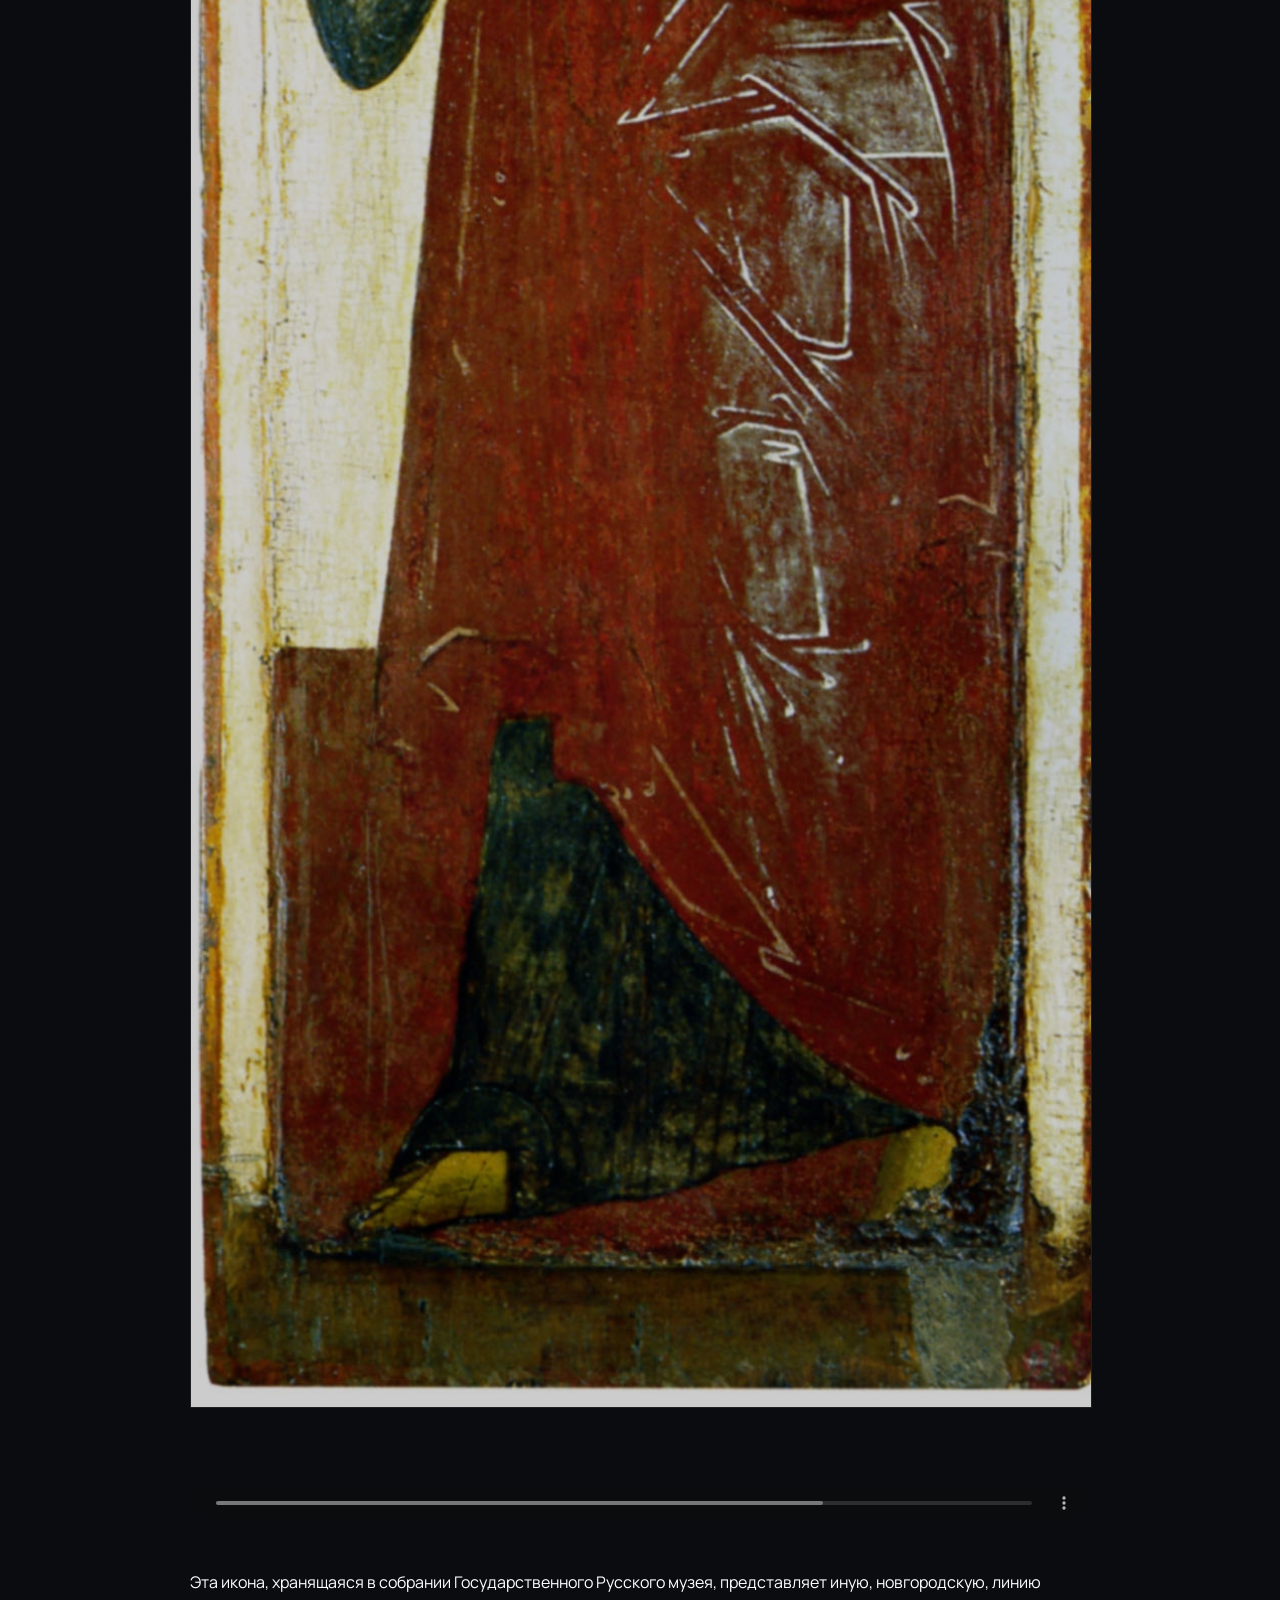
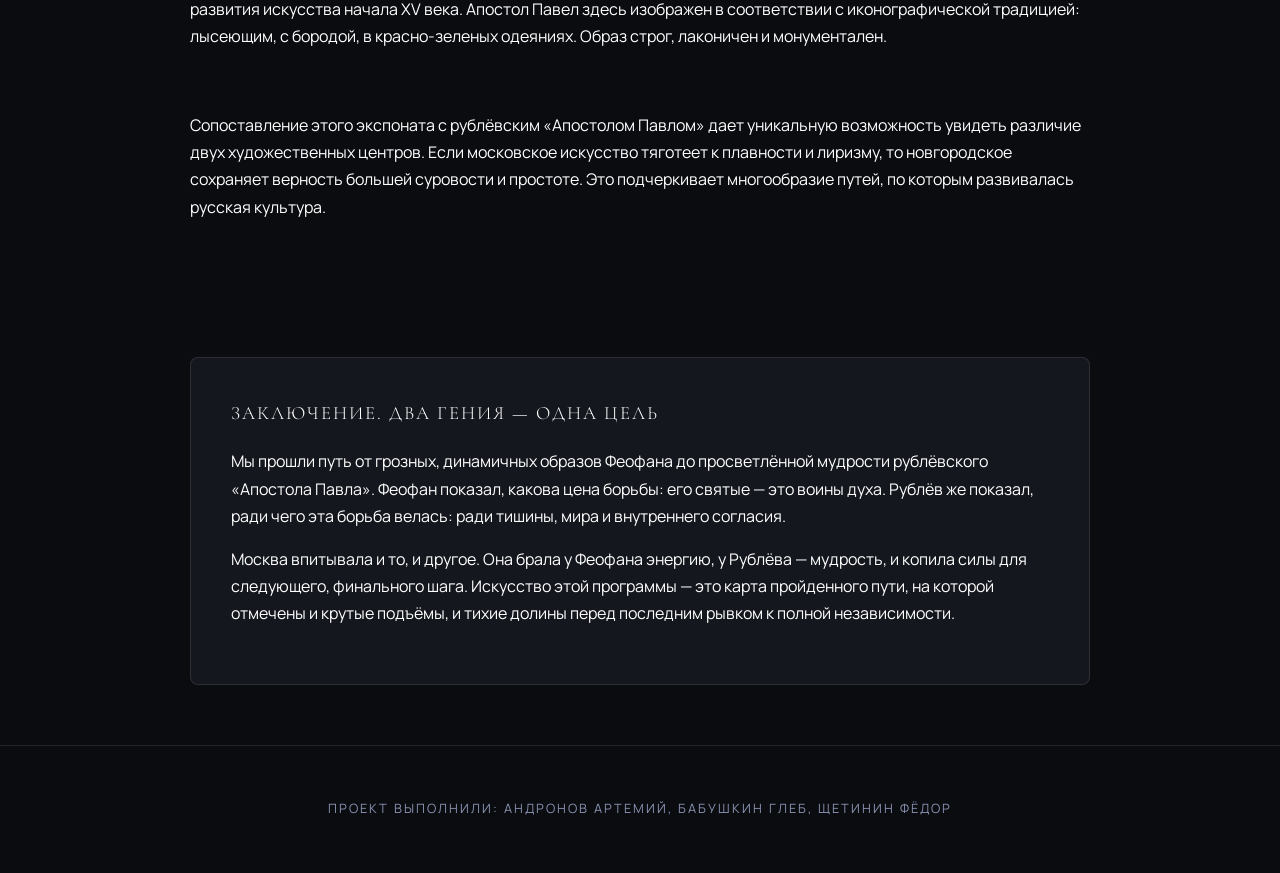
<file: excursion2.html>
<!DOCTYPE html>
<html lang="ru">
<head>
    <meta charset="UTF-8">
    <meta name="viewport" content="width=device-width, initial-scale=1.0">
    <title>Экскурсия: На пути к единству</title>
    <link rel="stylesheet" href="style.css">
</head>
<body>

    <header>
        <a href="index.html" class="back-btn">← Вернуться в Холл</a>
        <div>Экскурсия №2</div>
    </header>

    <div class="container">
        
        <div class="excursion-title">
            <h1>Формирование московской школы</h1>
            <p><strong>Тема:</strong> Становление искусства Москвы на рубеже XIV–XV веков и анализ работ Феофана Грека и Андрея Рублёва.</p>
        </div>

        <div class="exhibit">
            <h3>Вступление. Встреча гениев в эпоху надежды</h3>
            <audio controls>
                <source src="audio/21.mp3" type="audio/mpeg">
                Ваш браузер не поддерживает аудио.
            </audio>
            <p>8 сентября 1380 года на Куликовом поле сошлись две силы. С одной стороны — войска темника Мамая, с другой — объединённые русские полки, вышедшие биться не только за княжеский удел, но и за всю землю Русскую. Победа досталась дорогой ценой, но она случилась. И Русь, наконец, выдохнула: мы можем. Мы можем побеждать. Мы можем быть вместе.</p>
            <p>Именно в этот момент в Москве, которая становится одним из главных духовных и политических центров, оказываются рядом два гения. Один — пришлый, византиец Феофан Грек, принёсший на Русь всё мастерство умирающей Империи, её страстный, почти трагический порыв. Другой — русский инок Андрей Рублёв, которому суждено было переплавить эту страсть в гармонию. Динамичные, энергичные образы Феофана и просветленные, гармоничные лики Рублёва передают сложный путь от борьбы и напряжения к внутреннему миру и духовной консолидации.</p>
        </div>

        <div class="transition">
            Начнем наш путь с образа, который стал символом этой новой, светлой эпохи созидания.
        </div>

        <div class="exhibit">
            <h3>Экспонат 1. Икона «Апостол Павел» (Андрей Рублёв и Даниил Чёрный, 1408 г.)</h3>
            <img src="img/pavel_rublev.jpg" alt="Апостол Павел кисти Андрея Рублева">
            <audio controls>
                <source src="audio/22.mp3" type="audio/mpeg">
            </audio>
            <p>Этот монументальный образ входил в состав грандиозного иконостаса Успенского собора во Владимире, созданного по велению великого князя Василия Дмитриевича. Деисусный чин выражает идею заступничества и милосердия: святые предстоят перед Христом, моля его о роде человеческом.</p>
            <p>Образ апостола Павла, созданный Рублёвым, поражает своей одухотворенностью и величием. Это уже не суровая экспрессия новгородских фресок, а спокойная уверенность, глубокая созерцательность и духовная сила. Апостол Павел предстает как мудрый учитель, строитель церкви, чей образ перекликается с идеей созидания единого государства.</p>
        </div>

        <div class="transition">
            Но рядом с идеей милосердия в московском искусстве звучала и идея торжествующей мощи.
        </div>

        <div class="exhibit">
            <h3>Экспонат 2. Икона «Спас в силах» (Круг Феофана Грека, конец XIV – начало XV в.)</h3>
            <img src="img/spas_v_silah.jpg" alt="Икона Спас в силах">
            <audio controls>
                <source src="audio/23.mp3" type="audio/mpeg">
            </audio>
            <p>Эта икона является центральным образом деисусного чина из Благовещенского собора Московского Кремля. «Спас в силах» раскрывает образ Иисуса Христа как грозного Судии и Царя Славы, грядущего в конце времен. Он восседает на престоле в окружении небесных сил.</p>
            <p>Широкая, уверенная манера письма, насыщенный колорит (интенсивный красный цвет «славы») передают идею небесной мощи и славы, которая в сознании современников ассоциировалась с поднимающейся Москвой, утвердившей свое первенство и одержавшей победу над Мамаем.</p>
        </div>

        <div class="transition">
            Истоки этой динамичной манеры письма мы находим в более ранних работах великого византийца.
        </div>

        <div class="exhibit">
            <h3>Экспонат 3. Фрески церкви Спаса на Ильине (Феофан Грек, 1378 г.)</h3>
            <img src="img/feofan_freski.jpg" alt="Фрески Спаса на Ильине Феофан Грек">
            <audio controls>
                <source src="audio/24.mp3" type="audio/mpeg">
            </audio>
            <p>Хотя эти фрески были созданы в Новгороде, они являются ключом к пониманию всего творчества Феофана Грека, который после работы в Новгороде переехал в Москву, где его стиль оказал огромное влияние на формирование московской школы живописи.</p>
            <p>Феофан привнес в московское искусство дух византийской утонченности и, одновременно, мощной внутренней динамики. Его герои находятся в состоянии глубокого молитвенного экстаза, они полностью погружены в себя и полны «трагического пафоса». Эта напряженность была созвучна эпохе борьбы.</p>
        </div>

        <div class="transition">
            Эпоха борьбы оставила свой след не только на стенах храмов, но и на страницах рукописей.
        </div>

        <div class="exhibit">
            <h3>Экспонат 4. Миниатюра из Радзивилловской летописи (XV век)</h3>
            <img src="img/radzivill.png" alt="Миниатюра из Радзивилловской летописи">
            <audio controls>
                <source src="audio/25.mp3" type="audio/mpeg">
            </audio>
            <p>Радзивилловская летопись – один из ценнейших памятников древнерусского летописания. Она содержит более 600 великолепных миниатюр, которые являются, по сути, «окном» в мир средневековой Руси.</p>
            <p>Включение миниатюры из этой летописи в программу позволяет зрителю увидеть глазами человека той эпохи сцены переговоров с ордынскими послами, выплаты дани и военных походов. Это не просто иллюстрация, а исторический документ, передающий атмосферу времени и переход от подчинения к дипломатии и открытому сопротивлению.</p>
        </div>

        <div class="transition">
            Сравнивая искусство двух главных центров Руси, мы видим всё многообразие путей развития.
        </div>

        <div class="exhibit">
            <h3>Экспонат 5. Икона «Апостол Павел» из новгородского чина (начало XV века)</h3>
            <img src="img/pavel_novgorod.jpg" alt="Апостол Павел новгородского чина">
            <audio controls>
                <source src="audio/26.mp3" type="audio/mpeg">
            </audio>
            <p>Эта икона, хранящаяся в собрании Государственного Русского музея, представляет иную, новгородскую, линию развития искусства начала XV века. Апостол Павел здесь изображен в соответствии с иконографической традицией: лысеющим, с бородой, в красно-зеленых одеяниях. Образ строг, лаконичен и монументален.</p>
            <p>Сопоставление этого экспоната с рублёвским «Апостолом Павлом» дает уникальную возможность увидеть различие двух художественных центров. Если московское искусство тяготеет к плавности и лиризму, то новгородское сохраняет верность большей суровости и простоте. Это подчеркивает многообразие путей, по которым развивалась русская культура.</p>
        </div>

        <!-- Заключение -->
        <div class="interactive">
            <h3>Заключение. Два гения — одна цель</h3>
            <p>Мы прошли путь от грозных, динамичных образов Феофана до просветлённой мудрости рублёвского «Апостола Павла». Феофан показал, какова цена борьбы: его святые — это воины духа. Рублёв же показал, ради чего эта борьба велась: ради тишины, мира и внутреннего согласия.</p>
            <p>Москва впитывала и то, и другое. Она брала у Феофана энергию, у Рублёва — мудрость, и копила силы для следующего, финального шага. Искусство этой программы — это карта пройденного пути, на которой отмечены и крутые подъёмы, и тихие долины перед последним рывком к полной независимости.</p>
        </div>

    </div>

    <footer>
        <p>Проект выполнили: Андронов Артемий, Бабушкин Глеб, Щетинин Фёдор</p>
    </footer>

</body>
</html>
</file>
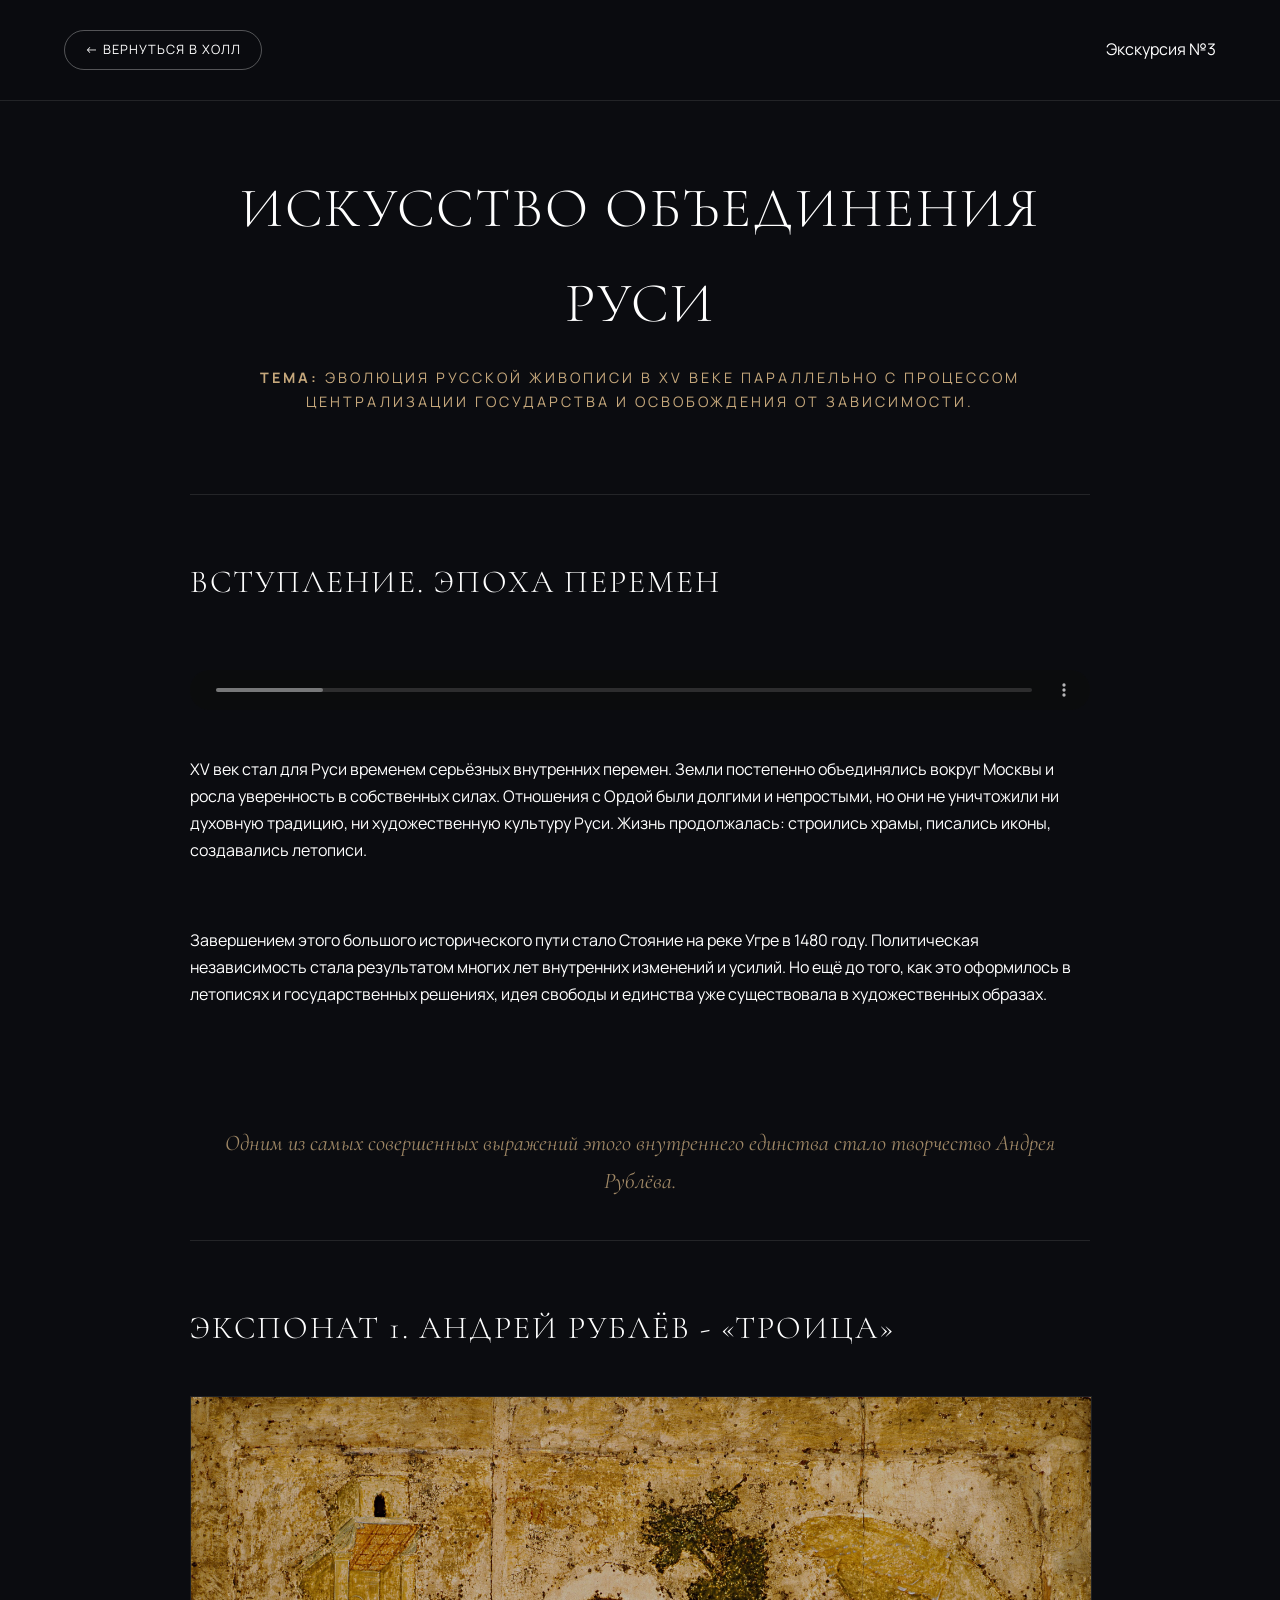
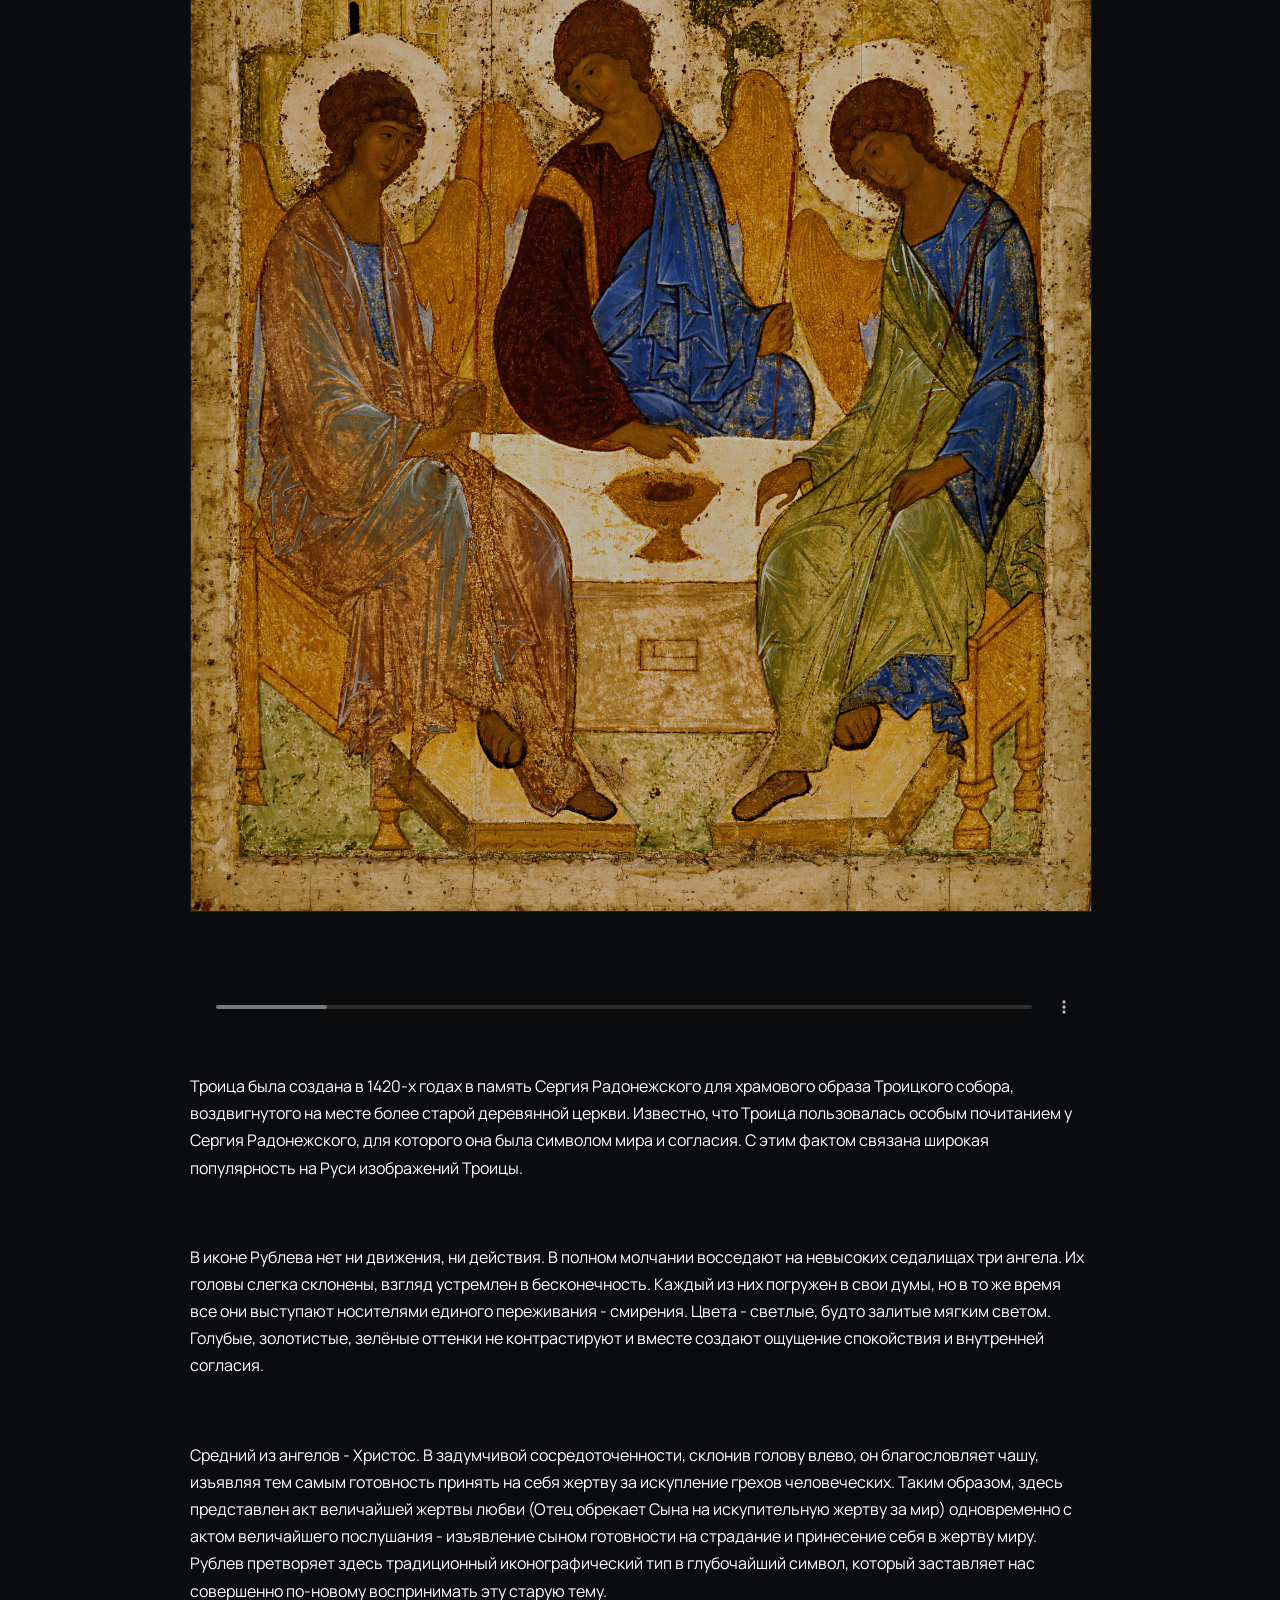
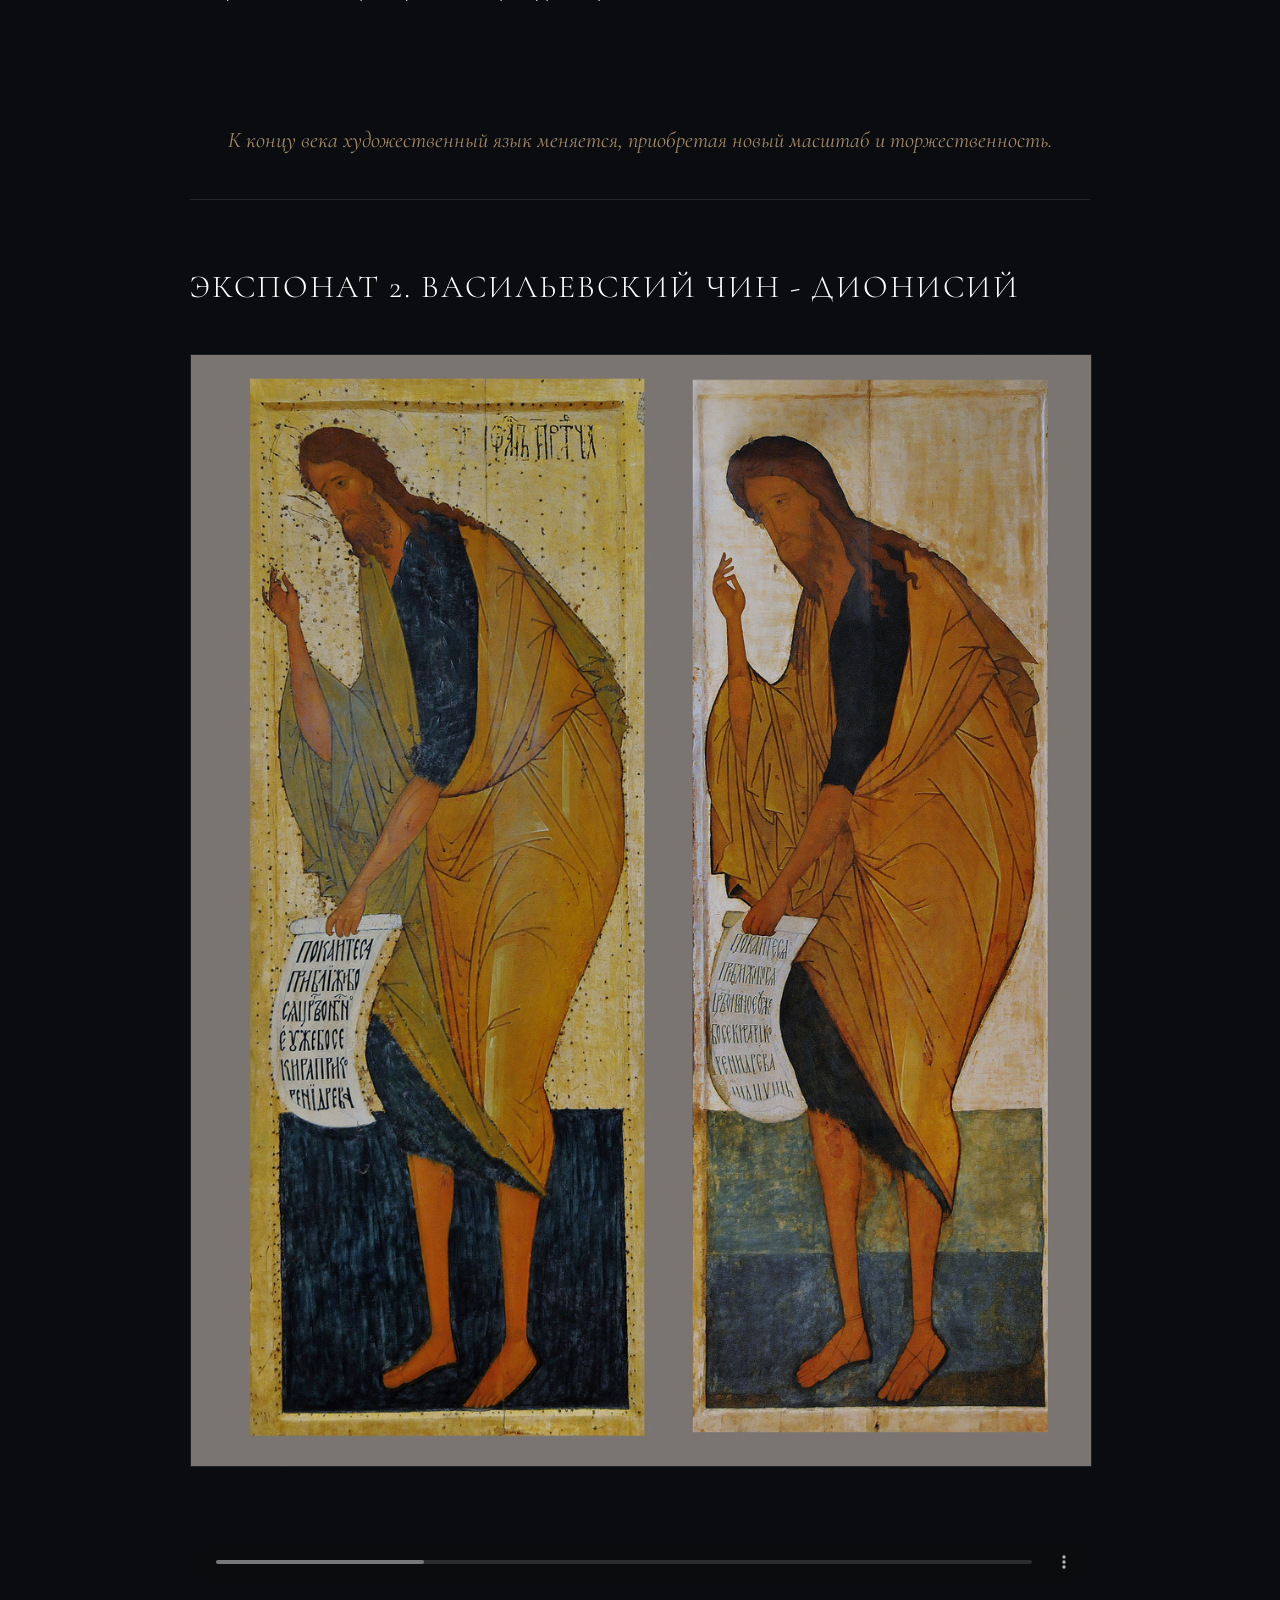
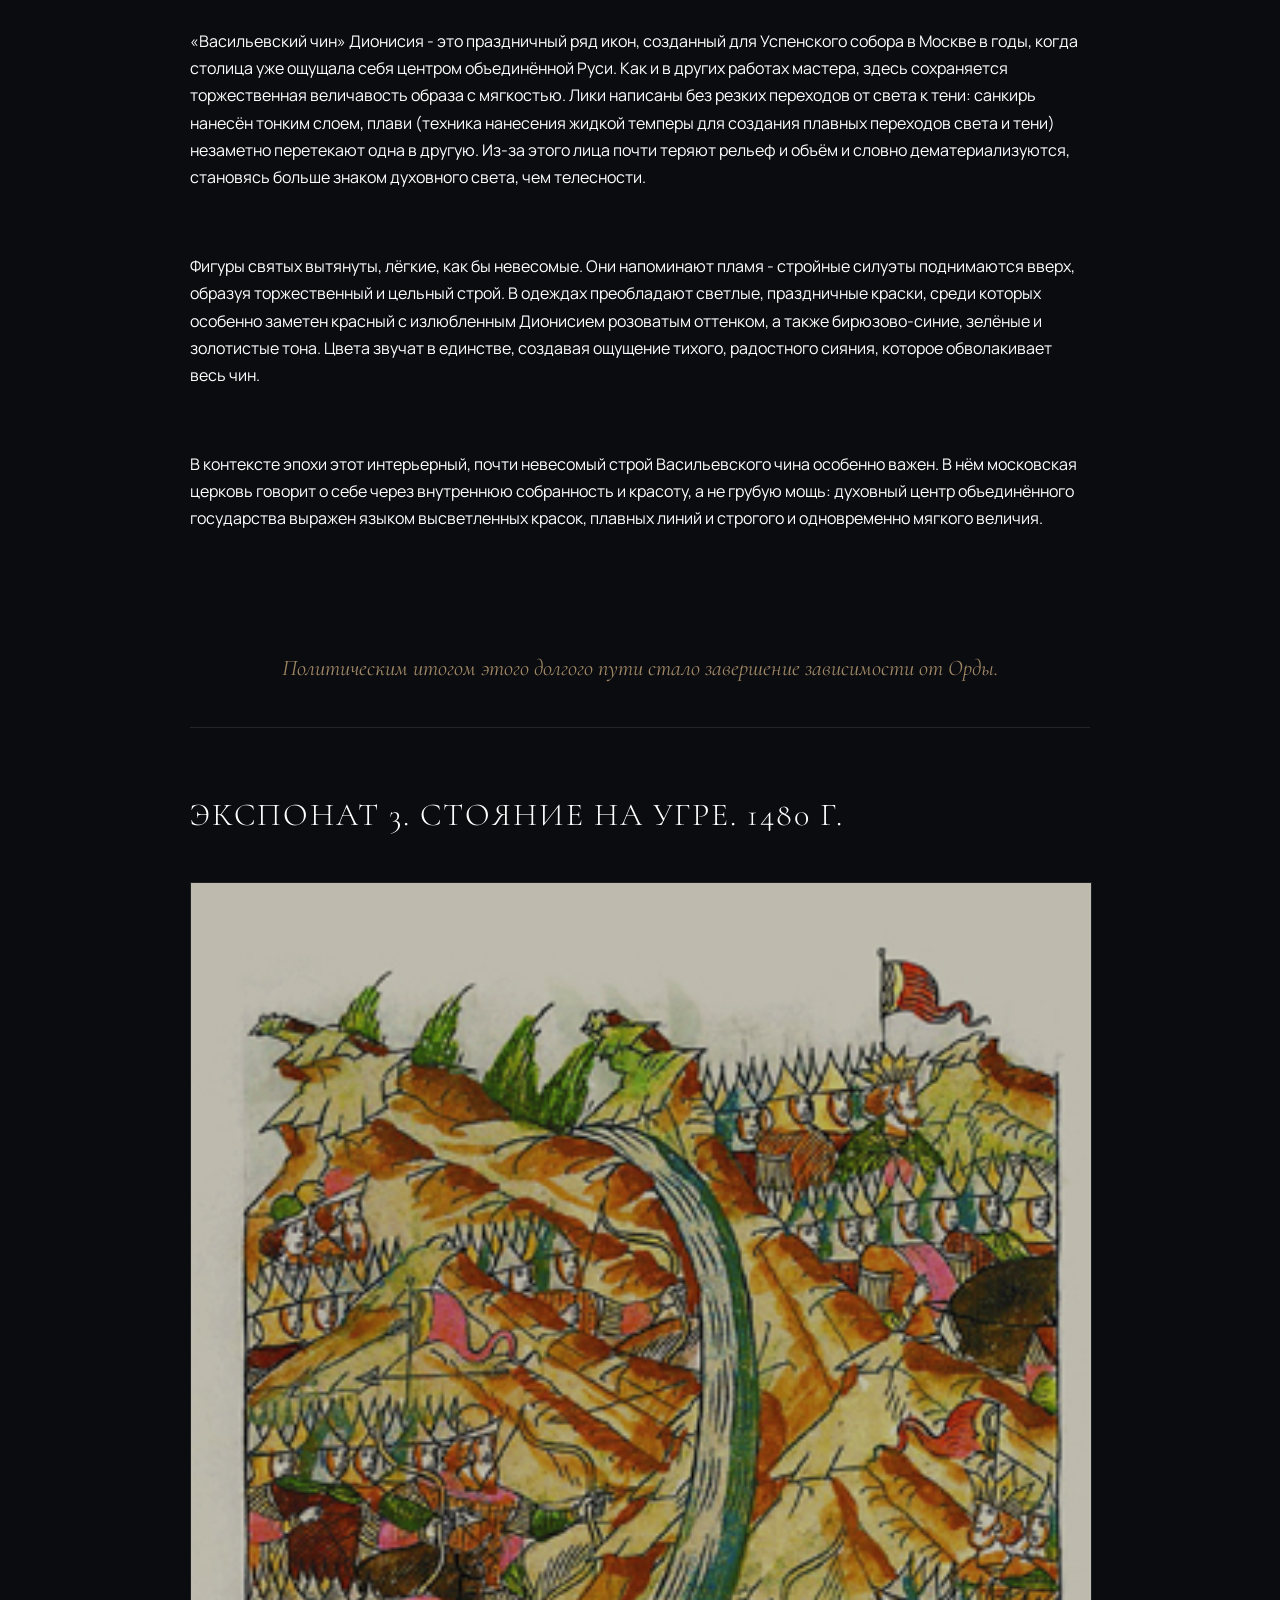
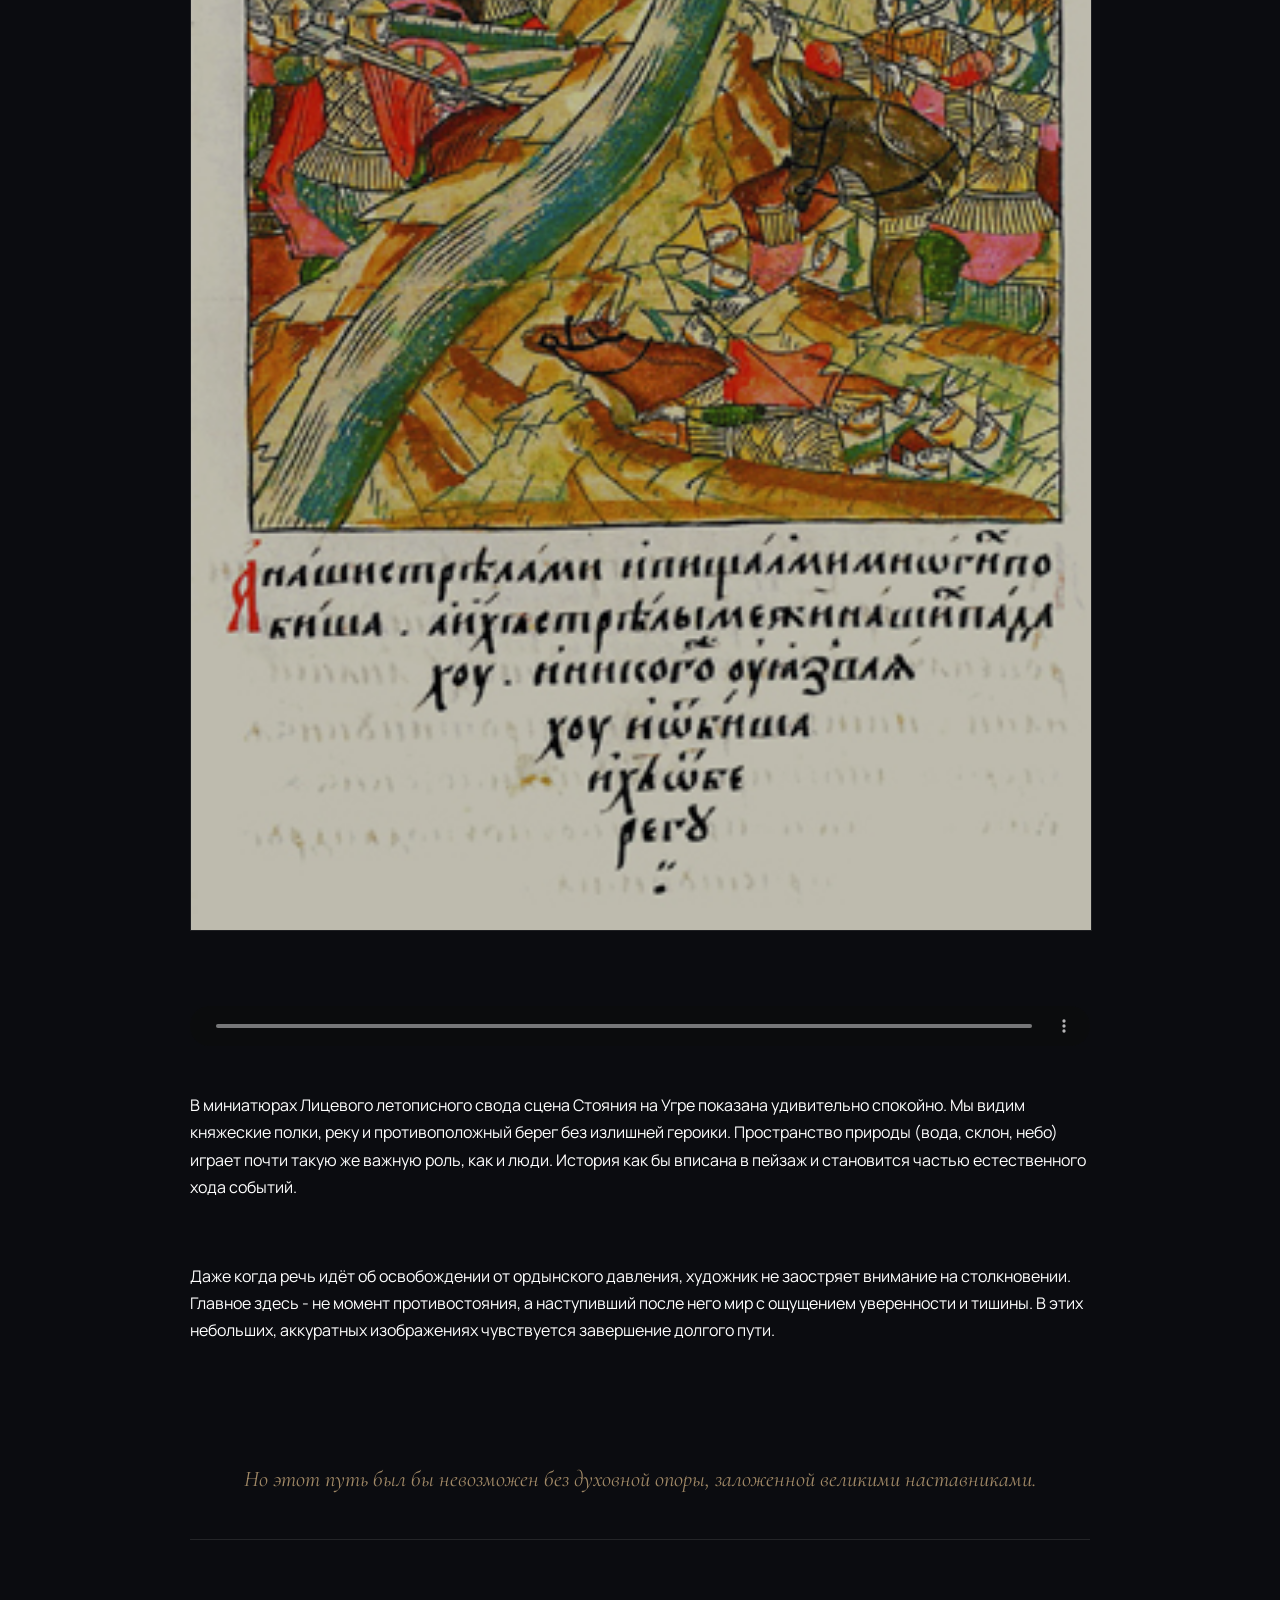
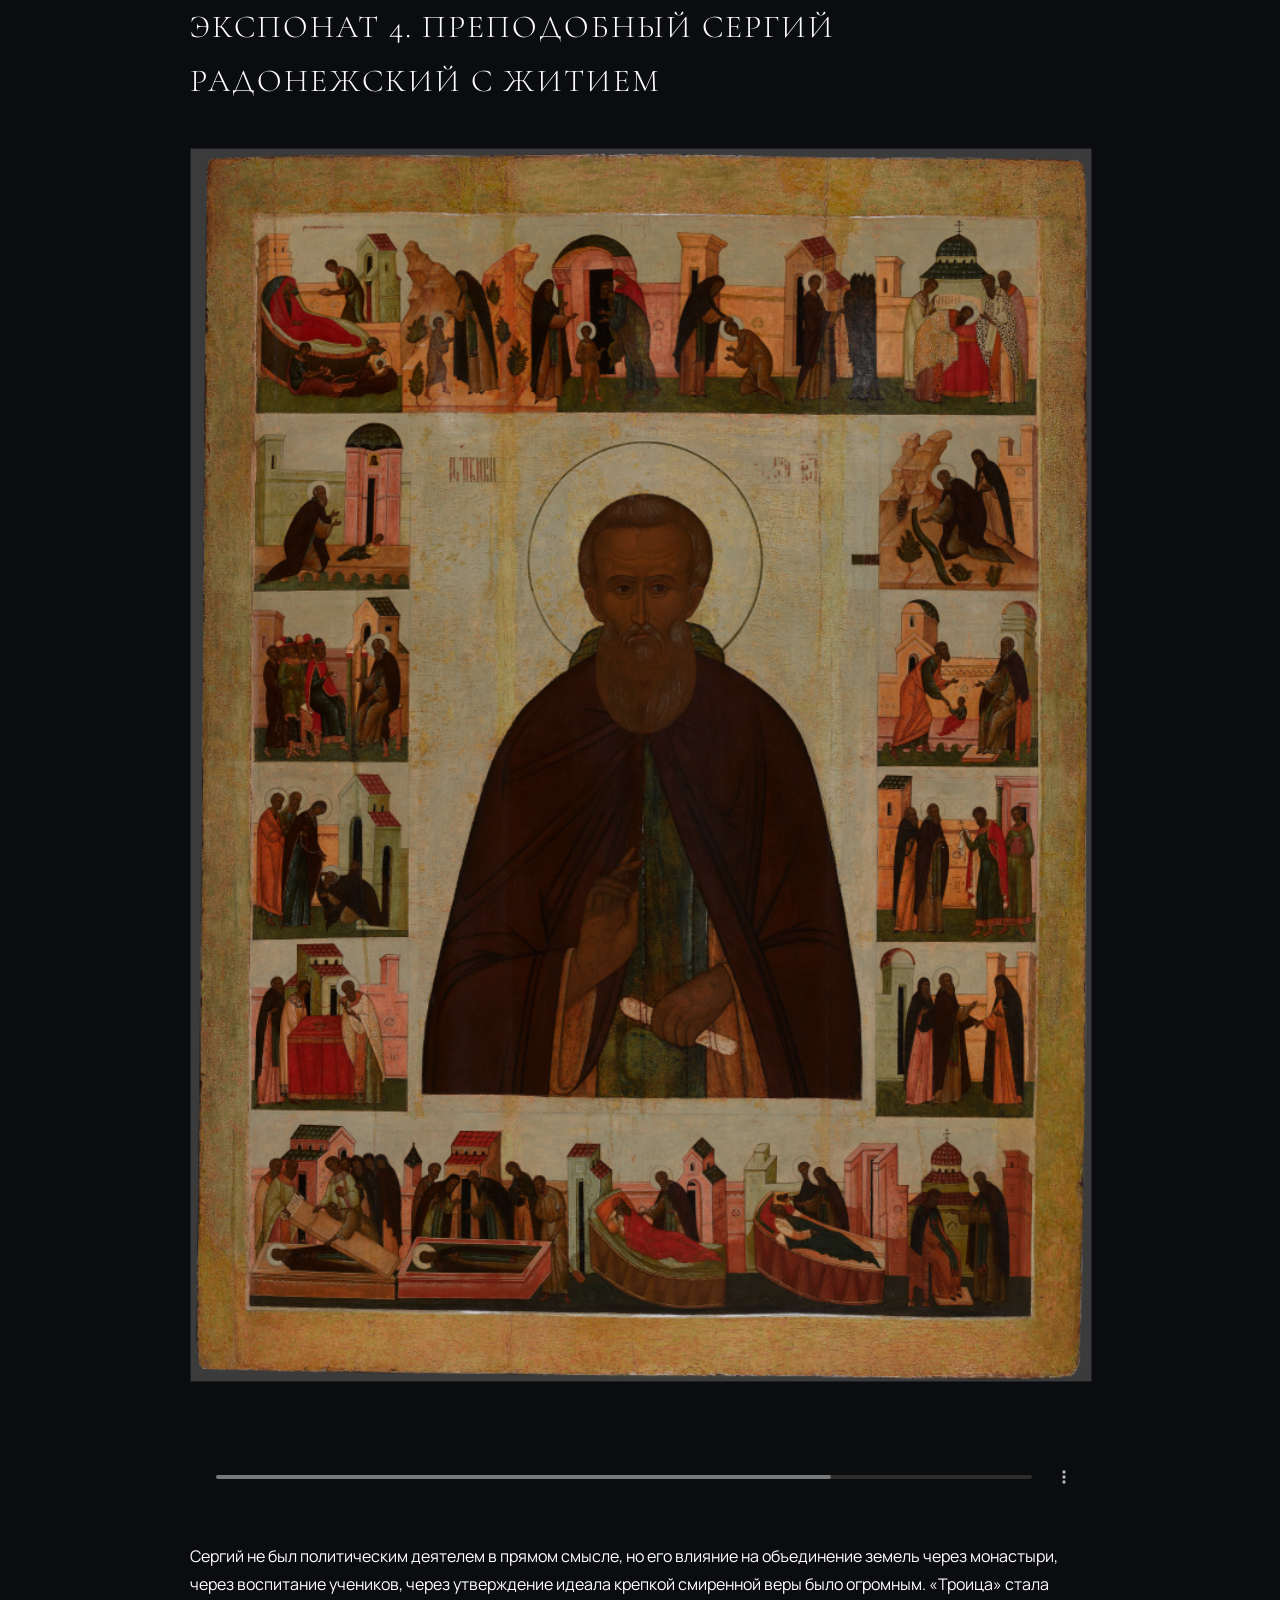
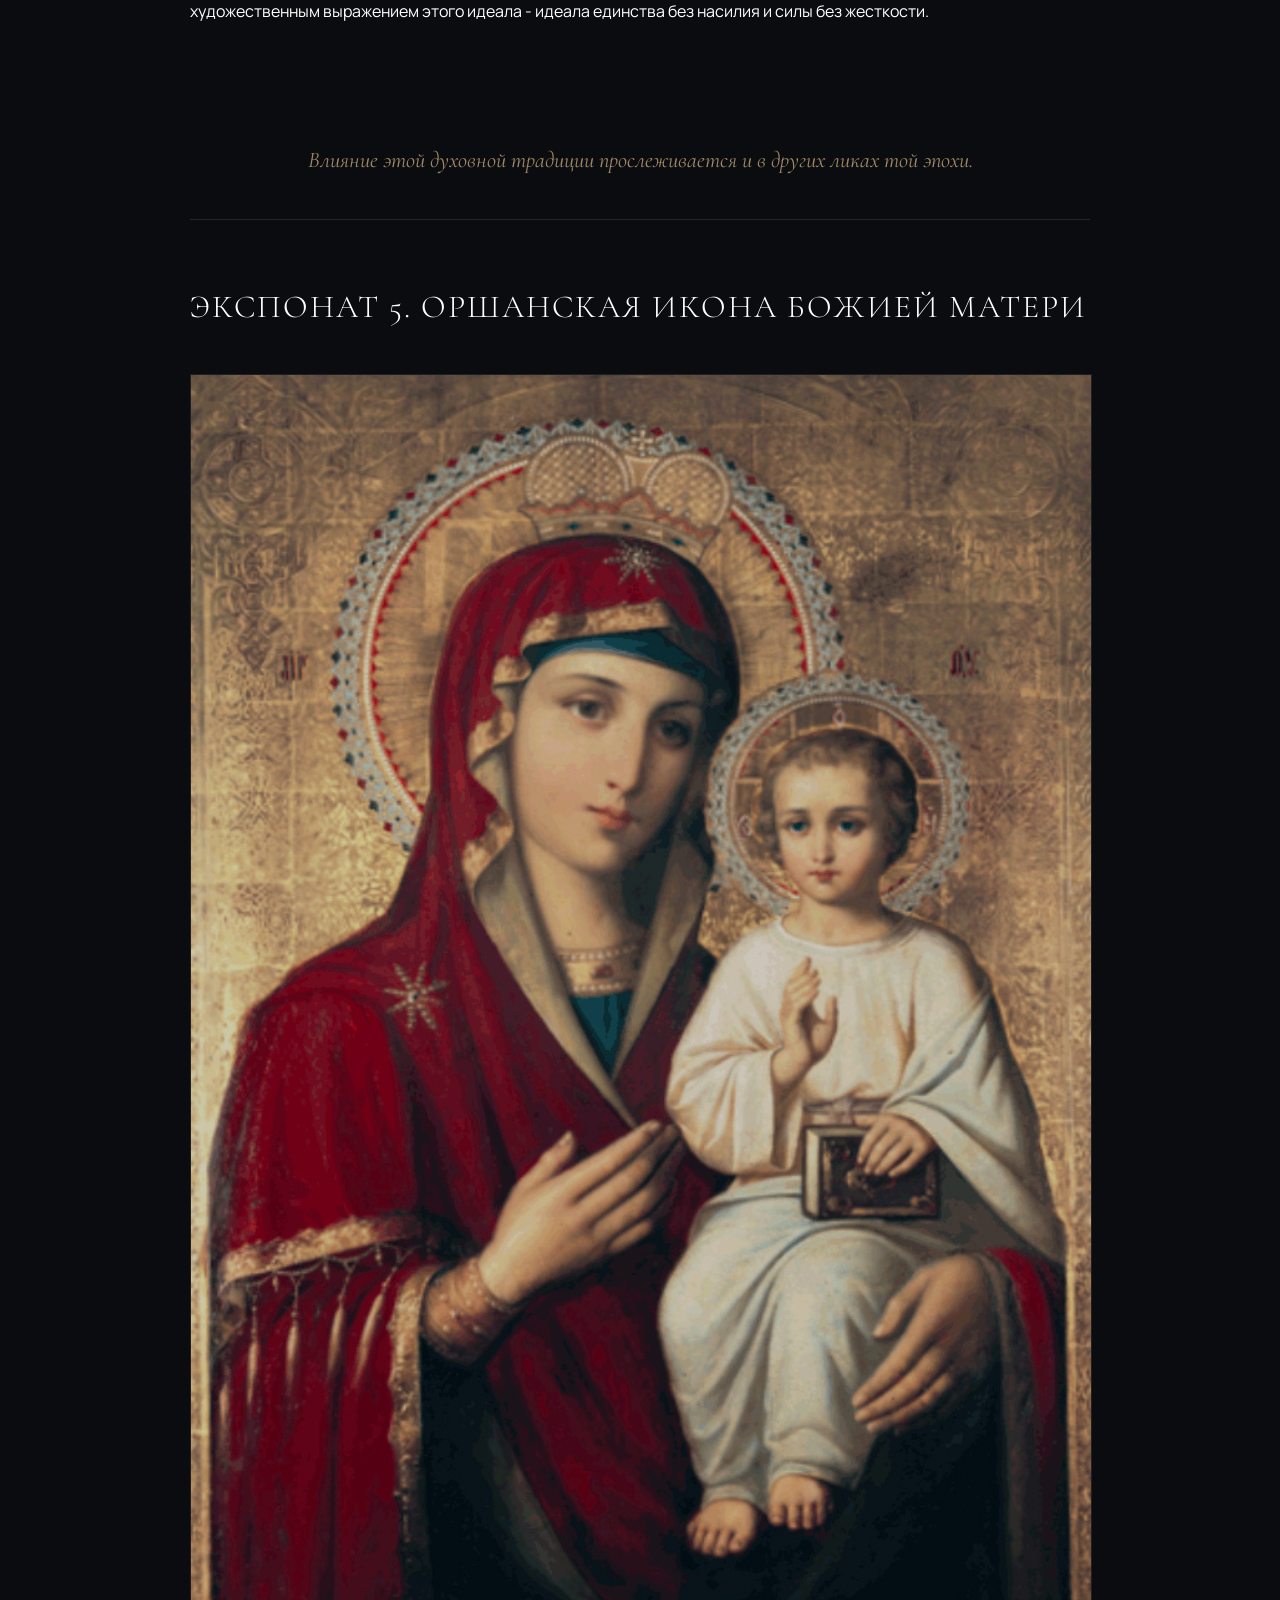
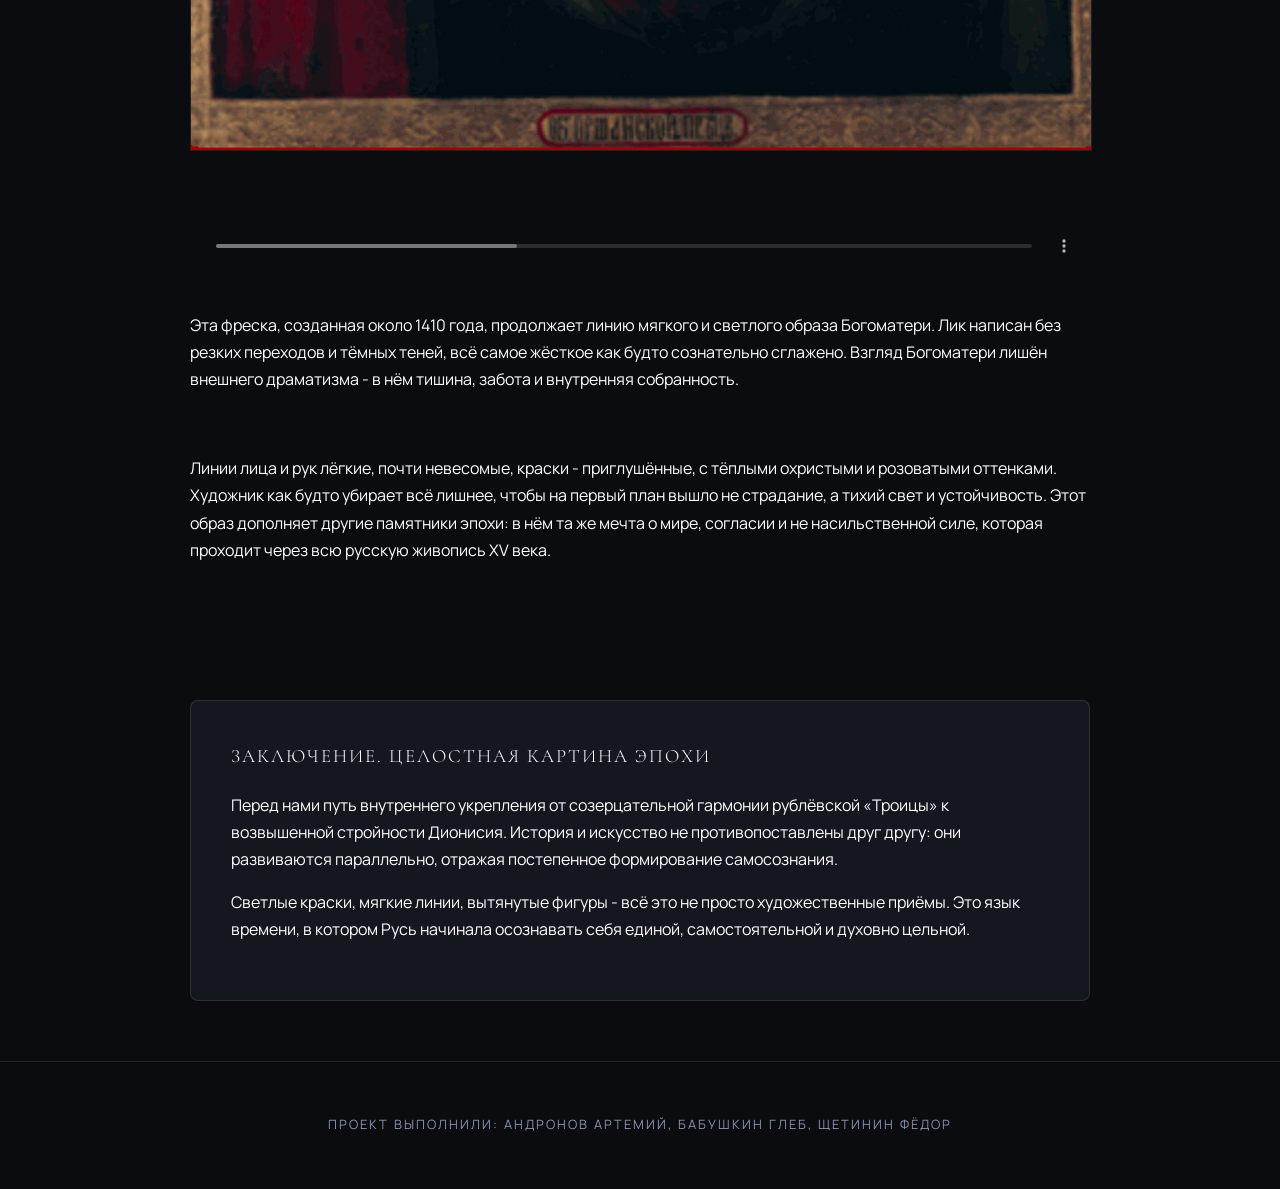
<file: excursion3.html>
<!DOCTYPE html>
<html lang="ru">
<head>
    <meta charset="UTF-8">
    <meta name="viewport" content="width=device-width, initial-scale=1.0">
    <title>Экскурсия: Вершина искусства и духовной победы</title>
    <link rel="stylesheet" href="style.css">
</head>
<body>

    <header>
        <a href="index.html" class="back-btn">← Вернуться в Холл</a>
        <div>Экскурсия №3</div>
    </header>

    <div class="container">
        
        <div class="excursion-title">
            <h1>Искусство объединения Руси</h1>
            <p><strong>Тема:</strong> Эволюция русской живописи в XV веке параллельно с процессом централизации государства и освобождения от зависимости.</p>
        </div>

        <div class="exhibit">
            <h3>Вступление. Эпоха перемен</h3>
            <audio controls>
                <source src="audio/31.mp3" type="audio/mpeg">
                Ваш браузер не поддерживает аудио.
            </audio>
            <p>XV век стал для Руси временем серьёзных внутренних перемен. Земли постепенно объединялись вокруг Москвы и росла уверенность в собственных силах. Отношения с Ордой были долгими и непростыми, но они не уничтожили ни духовную традицию, ни художественную культуру Руси. Жизнь продолжалась: строились храмы, писались иконы, создавались летописи.</p>
            <p>Завершением этого большого исторического пути стало Стояние на реке Угре в 1480 году. Политическая независимость стала результатом многих лет внутренних изменений и усилий. Но ещё до того, как это оформилось в летописях и государственных решениях, идея свободы и единства уже существовала в художественных образах.</p>
        </div>

        <div class="transition">
            Одним из самых совершенных выражений этого внутреннего единства стало творчество Андрея Рублёва.
        </div>

        <div class="exhibit">
            <h3>Экспонат 1. Андрей Рублёв - «Троица»</h3>
            <img src="img/trinity.jpg" alt="Андрей Рублёв — Троица">
            <audio controls>
                <source src="audio/32.mp3" type="audio/mpeg">
            </audio>
            <p>Троица была создана в 1420-х годах в память Сергия Радонежского для храмового образа Троицкого собора, воздвигнутого на месте более старой деревянной церкви. Известно, что Троица пользовалась особым почитанием у Сергия Радонежского, для которого она была символом мира и согласия. С этим фактом связана широкая популярность на Руси изображений Троицы. </p>
            <p>В иконе Рублева нет ни движения, ни действия. В полном молчании восседают на невысоких седалищах три ангела. Их головы слегка склонены, взгляд устремлен в бесконечность. Каждый из них погружен в свои думы, но в то же время все они выступают носителями единого переживания - смирения. Цвета - светлые, будто залитые мягким светом. Голубые, золотистые, зелёные оттенки не контрастируют и вместе создают ощущение спокойствия и внутренней согласия. </p>
            <p>Средний из ангелов - Христос. В задумчивой сосредоточенности, склонив голову влево, он благословляет чашу, изъявляя тем самым готовность принять на себя жертву за искупление грехов человеческих. Таким образом, здесь представлен акт величайшей жертвы любви (Отец обрекает Сына на искупительную жертву за мир) одновременно c актом величайшего послушания - изъявление сыном готовности на страдание и принесение себя в жертву миру. Рублев претворяет здесь традиционный иконографический тип в глубочайший символ, который заставляет нас совершенно по-новому воспринимать эту старую тему. </p>
            </div>

        <div class="transition">
            К концу века художественный язык меняется, приобретая новый масштаб и торжественность.
        </div>

        <div class="exhibit">
            <h3>Экспонат 2. Васильевский чин - Дионисий</h3>
            <img src="img/dionisius.jpg" alt="Васильевский чин — Дионисий">
            <audio controls>
                <source src="audio/33.mp3" type="audio/mpeg">
            </audio>
            <p>«Васильевский чин» Дионисия - это праздничный ряд икон, созданный для Успенского собора в Москве в годы, когда столица уже ощущала себя центром объединённой Руси. Как и в других работах мастера, здесь сохраняется торжественная величавость образа с мягкостью. Лики написаны без резких переходов от света к тени: санкирь нанесён тонким слоем, плави (техника нанесения жидкой темперы для создания плавных переходов света и тени) незаметно перетекают одна в другую. Из-за этого лица почти теряют рельеф и объём и словно дематериализуются, становясь больше знаком духовного света, чем телесности.</p>
            <p>Фигуры святых вытянуты, лёгкие, как бы невесомые. Они напоминают пламя - стройные силуэты поднимаются вверх, образуя торжественный и цельный строй. В одеждах преобладают светлые, праздничные краски, среди которых особенно заметен красный с излюбленным Дионисием розоватым оттенком, а также бирюзово‑синие, зелёные и золотистые тона. Цвета звучат в единстве, создавая ощущение тихого, радостного сияния, которое обволакивает весь чин.</p>
            <p>В контексте эпохи этот интерьерный, почти невесомый строй Васильевского чина особенно важен. В нём московская церковь говорит о себе через внутреннюю собранность и красоту, а не грубую мощь: духовный центр объединённого государства выражен языком высветленных красок, плавных линий и строгого и одновременно мягкого величия.</p>
            </div>

        <div class="transition">
            Политическим итогом этого долгого пути стало завершение зависимости от Орды.
        </div>

        <div class="exhibit">
            <h3>Экспонат 3. Стояние на Угре. 1480 г.</h3>
            <img src="img/ugra.jpg" alt="Стояние на Угре. Миниатюра">
            <audio controls>
                <source src="audio/34.mp3" type="audio/mpeg">
            </audio>
            <p>В миниатюрах Лицевого летописного свода сцена Стояния на Угре показана удивительно спокойно. Мы видим княжеские полки, реку и противоположный берег без излишней героики. Пространство природы (вода, склон, небо) играет почти такую же важную роль, как и люди. История как бы вписана в пейзаж и становится частью естественного хода событий.</p>
            <p>Даже когда речь идёт об освобождении от ордынского давления, художник не заостряет внимание на столкновении. Главное здесь - не момент противостояния, а наступивший после него мир с ощущением уверенности и тишины. В этих небольших, аккуратных изображениях чувствуется завершение долгого пути.</p>
        </div>

        <div class="transition">
            Но этот путь был бы невозможен без духовной опоры, заложенной великими наставниками.
        </div>

        <div class="exhibit">
            <h3>Экспонат 4. Преподобный Сергий Радонежский с житием</h3>
            <img src="img/sergius.png" alt="Преподобный Сергий Радонежский с житием">
            <audio controls>
                <source src="audio/35.mp3" type="audio/mpeg">
            </audio>
            <p>Сергий не был политическим деятелем в прямом смысле, но его влияние на объединение земель через монастыри, через воспитание учеников, через утверждение идеала крепкой смиренной веры было огромным. «Троица» стала художественным выражением этого идеала - идеала единства без насилия и силы без жесткости.</p>
        </div>

        <div class="transition">
            Влияние этой духовной традиции прослеживается и в других ликах той эпохи.
        </div>

        <div class="exhibit">
            <h3>Экспонат 5. Оршанская икона Божией Матери</h3>
            <img src="img/orshanskaya.jpg" alt="Оршанская икона Божией Матери">
            <audio controls>
                <source src="audio/36.mp3" type="audio/mpeg">
            </audio>
            <p>Эта фреска, созданная около 1410 года, продолжает линию мягкого и светлого образа Богоматери. Лик написан без резких переходов и тёмных теней, всё самое жёсткое как будто сознательно сглажено. Взгляд Богоматери лишён внешнего драматизма - в нём тишина, забота и внутренняя собранность.</p>
            <p>Линии лица и рук лёгкие, почти невесомые, краски - приглушённые, с тёплыми охристыми и розоватыми оттенками. Художник как будто убирает всё лишнее, чтобы на первый план вышло не страдание, а тихий свет и устойчивость. Этот образ дополняет другие памятники эпохи: в нём та же мечта о мире, согласии и не насильственной силе, которая проходит через всю русскую живопись XV века.</p>
            </div>

        <div class="interactive">
            <h3>Заключение. Целостная картина эпохи</h3>
            <p>Перед нами путь внутреннего укрепления от созерцательной гармонии рублёвской «Троицы» к возвышенной стройности Дионисия. История и искусство не противопоставлены друг другу: они развиваются параллельно, отражая постепенное формирование самосознания.</p>
            <p>Светлые краски, мягкие линии, вытянутые фигуры - всё это не просто художественные приёмы. Это язык времени, в котором Русь начинала осознавать себя единой, самостоятельной и духовно цельной.</p>
        </div>

    </div>

    <footer>
        <p>Проект выполнили: Андронов Артемий, Бабушкин Глеб, Щетинин Фёдор</p>
    </footer>

</body>
</html>
</file>
<file: style.css>
/* style.css — Dark Premium Cinematic Style */

@import url('https://fonts.googleapis.com/css2?family=Cormorant+Garamond:wght@300;400;600&family=Manrope:wght@300;400;600&display=swap');

:root {
    --bg-main: #0b0c10;
    --bg-card: #121418;
    --text-main: #ffffff;
    --text-muted: #8892b0;
    --accent: #c6a87c;
    --border: rgba(255, 255, 255, 0.1);
    --glow: 0 0 20px rgba(198, 168, 124, 0.15);
}

body {
    margin: 0;
    background-color: var(--bg-main);
    color: var(--text-main);
    font-family: 'Manrope', sans-serif;
    line-height: 1.7;
    -webkit-font-smoothing: antialiased;
}

h1, h2, h3 {
    font-family: 'Cormorant Garamond', serif;
    font-weight: 300;
    text-transform: uppercase;
    letter-spacing: 2px;
    margin-top: 0;
}

a { text-decoration: none; color: inherit; }

header {
    padding: 30px 5%;
    display: flex;
    justify-content: space-between;
    align-items: center;
    border-bottom: 1px solid var(--border);
    background: rgba(11, 12, 16, 0.8);
    backdrop-filter: blur(10px);
    position: sticky;
    top: 0;
    z-index: 100;
}

header h1 {
    font-size: 1.2rem;
    font-family: 'Manrope', sans-serif;
    font-weight: 600;
    letter-spacing: 3px;
    margin: 0;
}

.back-btn {
    font-size: 0.8rem;
    text-transform: uppercase;
    letter-spacing: 1px;
    padding: 8px 20px;
    border: 1px solid rgba(255,255,255,0.3);
    border-radius: 50px;
    transition: 0.4s;
}
.back-btn:hover {
    border-color: var(--accent);
    color: var(--accent);
}

.hero {
    height: 80vh; 
    display: flex;
    flex-direction: column;
    justify-content: center;
    align-items: center;
    text-align: center;
    position: relative;
    padding: 0 5%;
    border-bottom: 1px solid var(--border);
}

.hero::before {
    content: '';
    position: absolute;
    top: 50%;
    left: 50%;
    transform: translate(-50%, -50%);
    width: 100%;
    height: 100%;
    background: radial-gradient(ellipse at center, rgba(0,0,0,0.75) 0%, rgba(0,0,0,0.4) 40%, transparent 75%);
    z-index: 1; 
    pointer-events: none;
}

.hero h1, .hero p, .hero-desc, .scroll-down {
    position: relative;
    z-index: 2; 
}

.hero h1 {
    font-family: 'Cormorant Garamond', serif;
    font-weight: 300;
    font-size: 5.5rem; 
    margin-bottom: 20px;
    color: var(--accent);
    letter-spacing: 2px;
    text-shadow: 0 5px 15px rgba(0,0,0,1);
    text-transform: uppercase;
    background: none;
    -webkit-text-fill-color: initial;
}

.hero p {
    font-family: 'Manrope', sans-serif;
    font-size: 0.95rem;
    color: var(--accent);
    letter-spacing: 6px; 
    font-weight: 600;
    margin-bottom: 40px;
    text-shadow: 0 5px 15px rgba(0,0,0,1);
}

.hero-desc {
    font-family: 'Manrope', sans-serif;
    font-size: 1.1rem;
    font-weight: 300;
    color: #dcdcdc;
    line-height: 1.8;
    max-width: 750px;
    margin: 0 auto;
    border-top: 1px solid rgba(198, 168, 124, 0.4);
    border-bottom: 1px solid rgba(198, 168, 124, 0.4);
    padding: 25px 0; 
    letter-spacing: 0.5px;
    text-shadow: 0 2px 10px rgba(0,0,0,1);
}

.scroll-down {
    margin-top: 50px; 
    font-size: 2rem; 
    color: var(--accent); 
    animation: bounce 2s infinite;
    text-shadow: 0 4px 10px rgba(0,0,0,0.8);
}

@keyframes bounce {
    0%, 20%, 50%, 80%, 100% {transform: translateY(0);}
    40% {transform: translateY(-10px);}
    60% {transform: translateY(-5px);}
}

.hero::after {
    content: '';
    width: 1px;
    height: 80px;
    background: linear-gradient(to bottom, var(--accent), transparent);
    position: absolute;
    bottom: 0;
    left: 50%;
    z-index: 2;
}

.exhibitions {
    display: grid;
    grid-template-columns: repeat(auto-fit, minmax(380px, 1fr));
    gap: 50px;
    padding: 80px 5%;
    max-width: 1400px;
    margin: 0 auto;
}

.card {
    background: var(--bg-card);
    border: 1px solid var(--border);
    transition: 0.5s ease;
    display: flex;
    flex-direction: column;
}

.card:hover {
    transform: translateY(-10px);
    border-color: var(--accent);
    box-shadow: var(--glow);
}

.card-img {
    height: 480px; 
    background-size: cover;
    background-repeat: no-repeat;
    filter: grayscale(30%);
    transition: 0.6s ease;
    border-bottom: 1px solid var(--border);
}

.card:hover .card-img {
    filter: grayscale(0%);
}

.card-content {
    padding: 35px;
    display: flex;
    flex-direction: column;
    flex-grow: 1;
    text-align: center;
    align-items: center;
}

.card h3 {
    font-size: 1.5rem;
    margin-bottom: 20px;
    line-height: 1.3;
    color: #fff;
}

.card p {
    color: var(--text-muted);
    font-size: 0.9rem;
    margin-bottom: 30px;
    flex-grow: 1;
}

.btn {
    padding: 14px 28px;
    border: 1px solid var(--accent);
    color: var(--accent);
    text-transform: uppercase;
    font-size: 0.8rem;
    letter-spacing: 2px;
    transition: 0.3s;
    background: transparent;
    margin-top: auto;
}

.btn:hover {
    background: var(--accent);
    color: #000;
}

.card-content {
    padding: 30px;
}

.card h3 {
    font-size: 1.8rem;
    margin-bottom: 10px;
    color: #fff;
}

.card p {
    color: var(--text-muted);
    font-size: 0.95rem;
    margin-bottom: 30px;
}

.btn {
    display: inline-block;
    padding: 12px 30px;
    border: 1px solid var(--accent);
    color: var(--accent);
    text-transform: uppercase;
    font-size: 0.8rem;
    letter-spacing: 2px;
    transition: 0.3s;
    background: transparent;
}

.btn:hover {
    background: var(--accent);
    color: #000;
}

.container {
    max-width: 900px;
    margin: 0 auto;
    padding: 60px 20px;
}

.excursion-title {
    text-align: center;
    margin-bottom: 80px;
}

.excursion-title h1 {
    font-size: 3.5rem;
    margin-bottom: 10px;
}

.excursion-title p {
    color: var(--accent);
    text-transform: uppercase;
    letter-spacing: 3px;
    font-size: 0.9rem;
}

.exhibit {
    background: transparent;
    border-top: 1px solid var(--border);
    padding: 60px 0;
    display: flex;
    flex-direction: column;
    gap: 30px;
}

.exhibit h3 {
    font-size: 2rem;
    margin-bottom: 10px;
}

.exhibit img {
    width: 100%;
    height: auto;
    display: block;
    margin-bottom: 25px;
    border: 1px solid rgba(255,255,255,0.1);
    filter: brightness(0.8);
    transition: 0.5s ease;
}

.exhibit img:hover {
    filter: brightness(1);
    border-color: var(--accent);
}

audio {
    width: 100%;
    height: 40px;
    border-radius: 0;
    margin-top: 20px;
    filter: invert(1) grayscale(1);
    opacity: 0.7;
}

.transition {
    text-align: center;
    color: var(--accent);
    font-style: italic;
    font-family: 'Cormorant Garamond', serif;
    font-size: 1.4rem;
    margin: 40px 0;
    opacity: 0.8;
}

.interactive {
    background: #15171e;
    border: 1px solid var(--border);
    padding: 40px;
    border-radius: 8px;
    margin-top: 60px;
}

details summary {
    cursor: pointer;
    font-family: 'Manrope', sans-serif;
    font-weight: 600;
    color: #fff;
    display: flex;
    justify-content: space-between;
    align-items: center;
}

details summary::after {
    content: '+';
    font-size: 1.5rem;
    color: var(--accent);
    font-weight: 300;
}

details[open] summary::after { content: '×'; }

details p {
    margin-top: 20px;
    color: var(--text-muted);
    border-top: 1px solid var(--border);
    padding-top: 20px;
}

footer {
    border-top: 1px solid var(--border);
    padding: 40px;
    text-align: center;
    color: var(--text-muted);
    font-size: 0.8rem;
    text-transform: uppercase;
    letter-spacing: 2px;
}

@media (max-width: 768px) {
    .hero h1 { font-size: 2.5rem; }
    .exhibitions { grid-template-columns: 1fr; }
    header { flex-direction: column; gap: 15px; }
}

.card-1 .card-img { 
    background-image: url('./img/nikola.jpg'); 
    background-position: center 2%;
}

.card-2 .card-img { 
    background-image: url('./img/spas_v_silah.jpg'); 
    background-position: center 0%;
}

.card-3 .card-img { 
    background-image: url('./img/trinity.jpg'); 
    background-position: center 0%;
}

.card-img {
    background-size: cover;
    background-repeat: no-repeat;
}

.sources {
    background-color: var(--bg-main);
    border-top: 1px solid var(--border);
    padding: 60px 5%;
}

.sources-container {
    max-width: 900px;
    margin: 0 auto;
}

.sources h2 {
    color: var(--accent);
    font-size: 2rem;
    margin-bottom: 30px;
    text-align: center;
}

.sources ul {
    list-style: none;
    padding: 0;
    margin: 0;
}

.sources li {
    color: var(--text-muted);
    font-size: 0.95rem;
    margin-bottom: 15px;
    padding-left: 25px;
    position: relative;
    line-height: 1.6;
}

.sources li::before {
    content: '—';
    position: absolute;
    left: 0;
    color: var(--accent);
    font-weight: 600;
}

.sources strong {
    color: #e0e0e0;
    font-weight: 600;
    letter-spacing: 0.5px;
}
</file>
